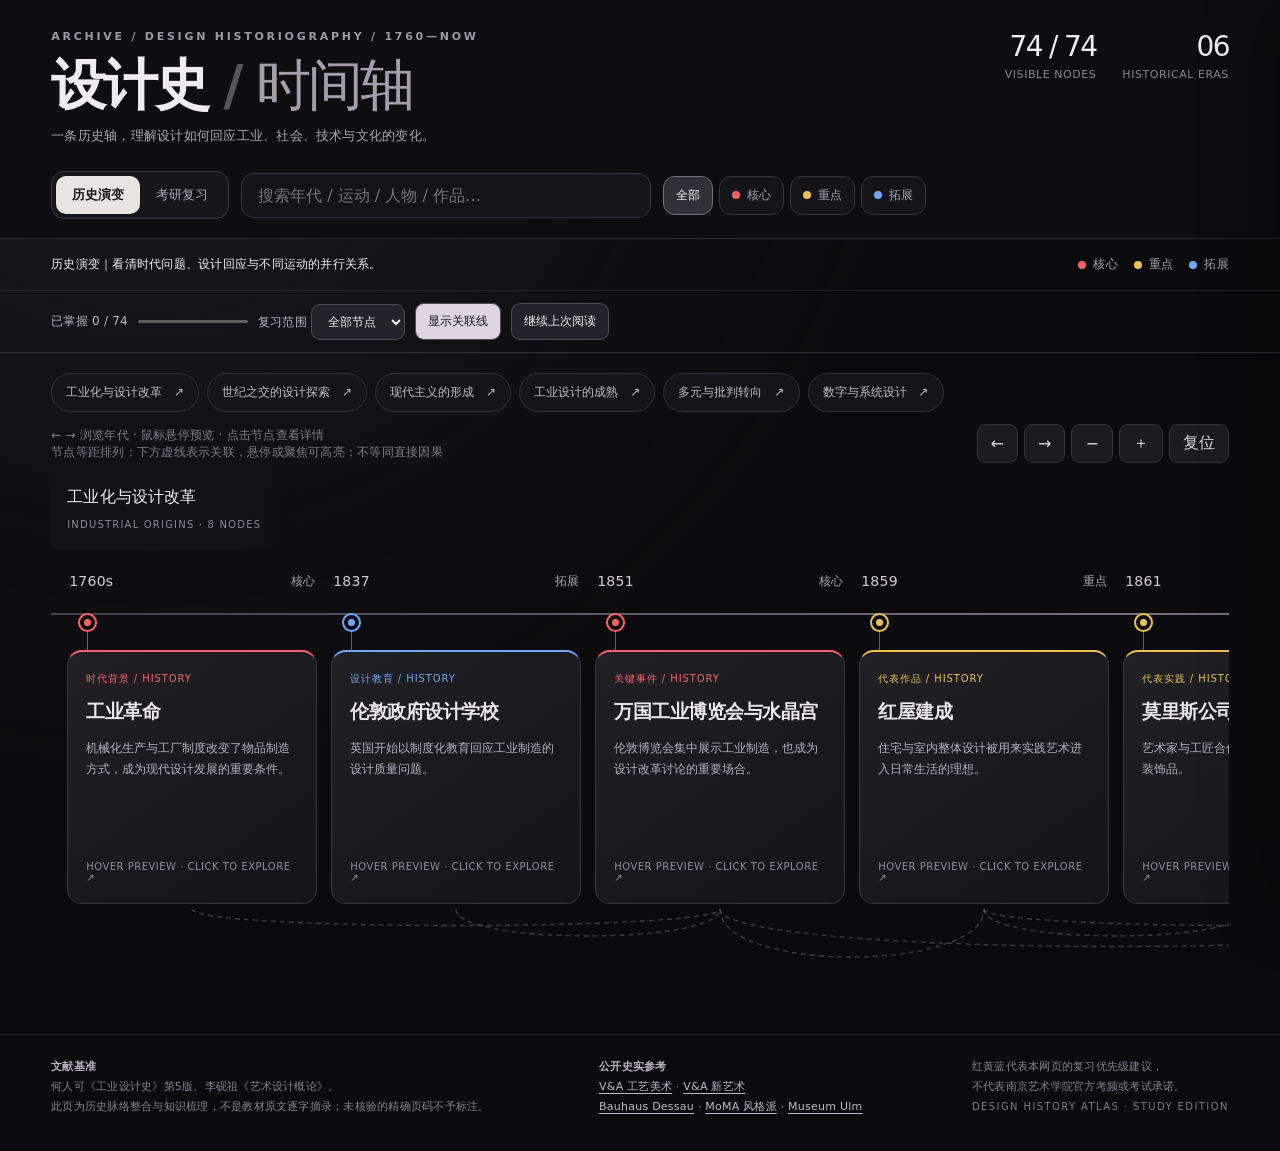
<file: index.html>
<!doctype html>
<html lang="zh-CN">
<head>
  <meta charset="utf-8">
  <meta name="viewport" content="width=device-width,initial-scale=1">
  <meta http-equiv="refresh" content="0;url=pages/design-history-timeline-app.html">
  <title>设计史演变时间轴 · DESIGN HISTORY ATLAS</title>
  <style>body{font-family:system-ui,"Microsoft YaHei",sans-serif;background:#0b0b0d;color:#ece8ef;min-height:100vh;display:grid;place-items:center;margin:0;text-align:center}a{color:#edc252}p{color:#aaa}</style>
</head>
<body>
 <main><h1>设计史演变时间轴</h1><p>正在打开完整交互版本。</p><a href="pages/design-history-timeline-app.html">进入交互式时间轴 →</a></main>
 <script>location.replace("pages/design-history-timeline-app.html"+location.search+location.hash);</script>
</body>
</html>
</file>
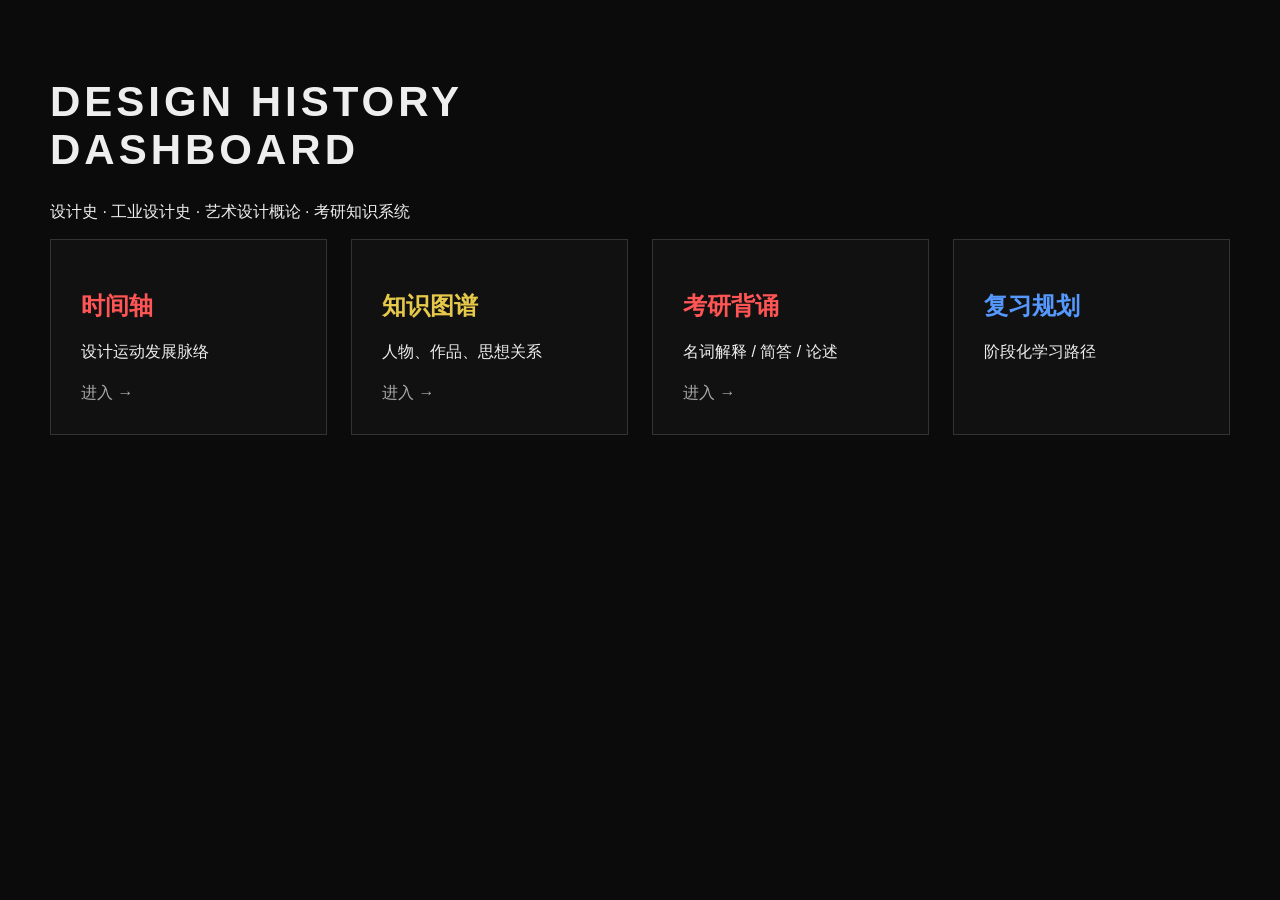
<file: dashboard.html>
<!DOCTYPE html>
<html lang="zh-CN">
<head>
<meta charset="UTF-8">
<title>Design History Dashboard</title>
<style>
body{margin:0;background:#0b0b0b;color:#eee;font-family:Arial,'Microsoft YaHei',sans-serif}
.container{padding:50px;max-width:1200px;margin:auto}
h1{font-size:42px;letter-spacing:4px}.grid{display:grid;grid-template-columns:repeat(auto-fit,minmax(220px,1fr));gap:24px}.card{border:1px solid #333;padding:30px;background:#111;transition:.3s}.card:hover{transform:translateY(-8px);border-color:#888}.red{color:#ff5555}.yellow{color:#e6c84a}.blue{color:#5599ff}.link{margin-top:20px;display:block;color:#aaa;text-decoration:none}
</style>
</head>
<body>
<div class="container">
<h1>DESIGN HISTORY<br>DASHBOARD</h1>
<p>设计史 · 工业设计史 · 艺术设计概论 · 考研知识系统</p>
<div class="grid">
<div class="card"><h2 class="red">时间轴</h2><p>设计运动发展脉络</p><a class="link" href="index.html">进入 →</a></div>
<div class="card"><h2 class="yellow">知识图谱</h2><p>人物、作品、思想关系</p><a class="link" href="knowledge-graph.html">进入 →</a></div>
<div class="card"><h2 class="red">考研背诵</h2><p>名词解释 / 简答 / 论述</p><a class="link" href="study-mode.html">进入 →</a></div>
<div class="card"><h2 class="blue">复习规划</h2><p>阶段化学习路径</p></div>
</div>
</div>
</body>
</html>
</file>
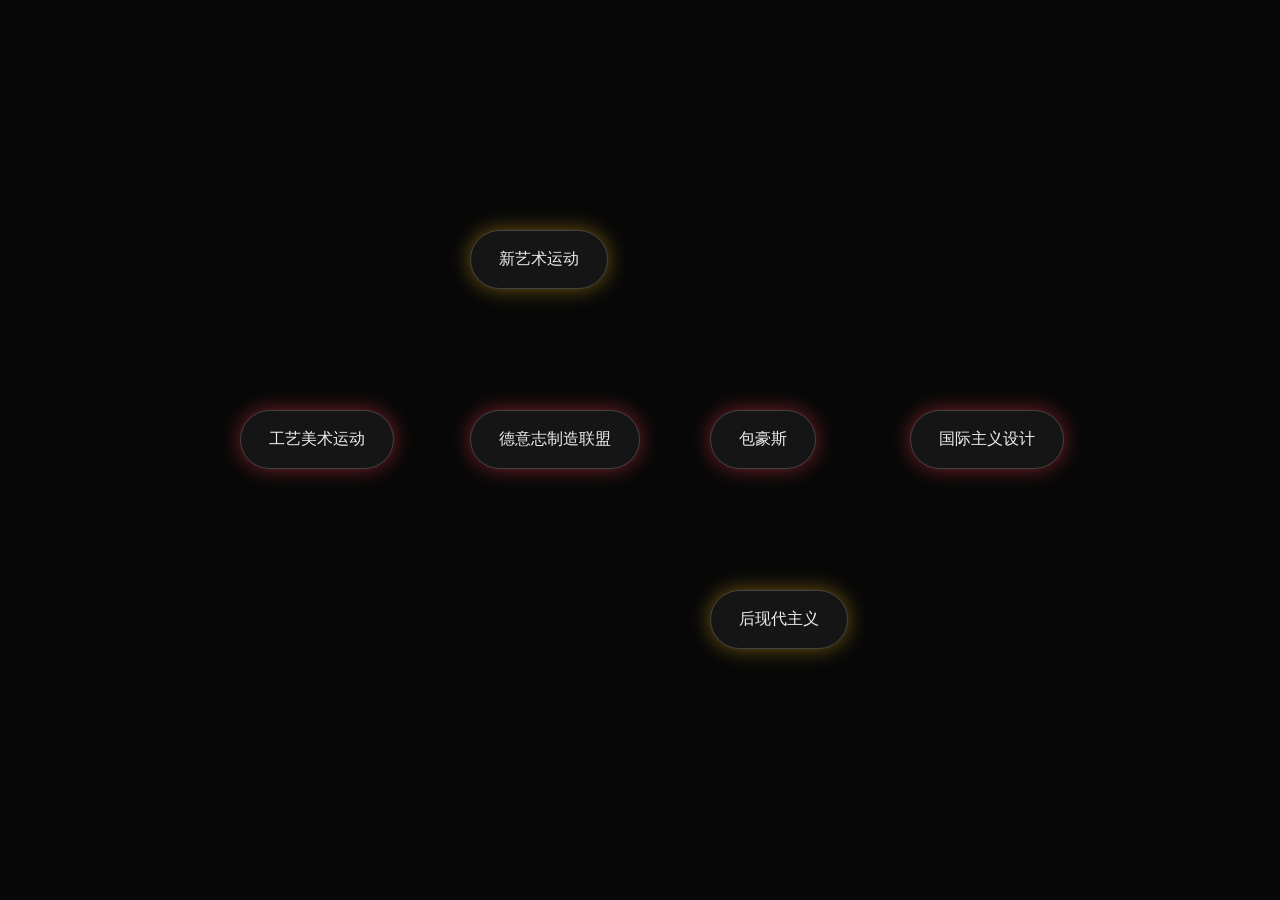
<file: knowledge-graph.html>
<!DOCTYPE html>
<html lang="zh-CN">
<head>
<meta charset="UTF-8">
<meta name="viewport" content="width=device-width,initial-scale=1.0">
<title>Design History Knowledge Graph</title>
<style>
body{margin:0;background:#080808;color:#eee;font-family:Arial,"Microsoft YaHei",sans-serif;display:flex;justify-content:center;align-items:center;height:100vh}
.graph{position:relative;width:900px;height:600px}
.node{position:absolute;padding:18px 28px;border-radius:50px;background:#151515;border:1px solid #444;cursor:pointer;transition:.3s}
.node:hover{transform:scale(1.08);border-color:#fff}
.red{box-shadow:0 0 20px rgba(230,57,70,.5)}
.yellow{box-shadow:0 0 20px rgba(212,160,23,.5)}
.blue{box-shadow:0 0 20px rgba(37,99,235,.5)}
.line{position:absolute;height:1px;background:#555;transform-origin:left center}
</style>
</head>
<body>
<div class="graph">
<div class="node red" style="left:50px;top:260px">工艺美术运动</div>
<div class="node red" style="left:280px;top:260px">德意志制造联盟</div>
<div class="node red" style="left:520px;top:260px">包豪斯</div>
<div class="node red" style="left:720px;top:260px">国际主义设计</div>
<div class="node yellow" style="left:280px;top:80px">新艺术运动</div>
<div class="node yellow" style="left:520px;top:440px">后现代主义</div>
</div>
</body>
</html>
</file>
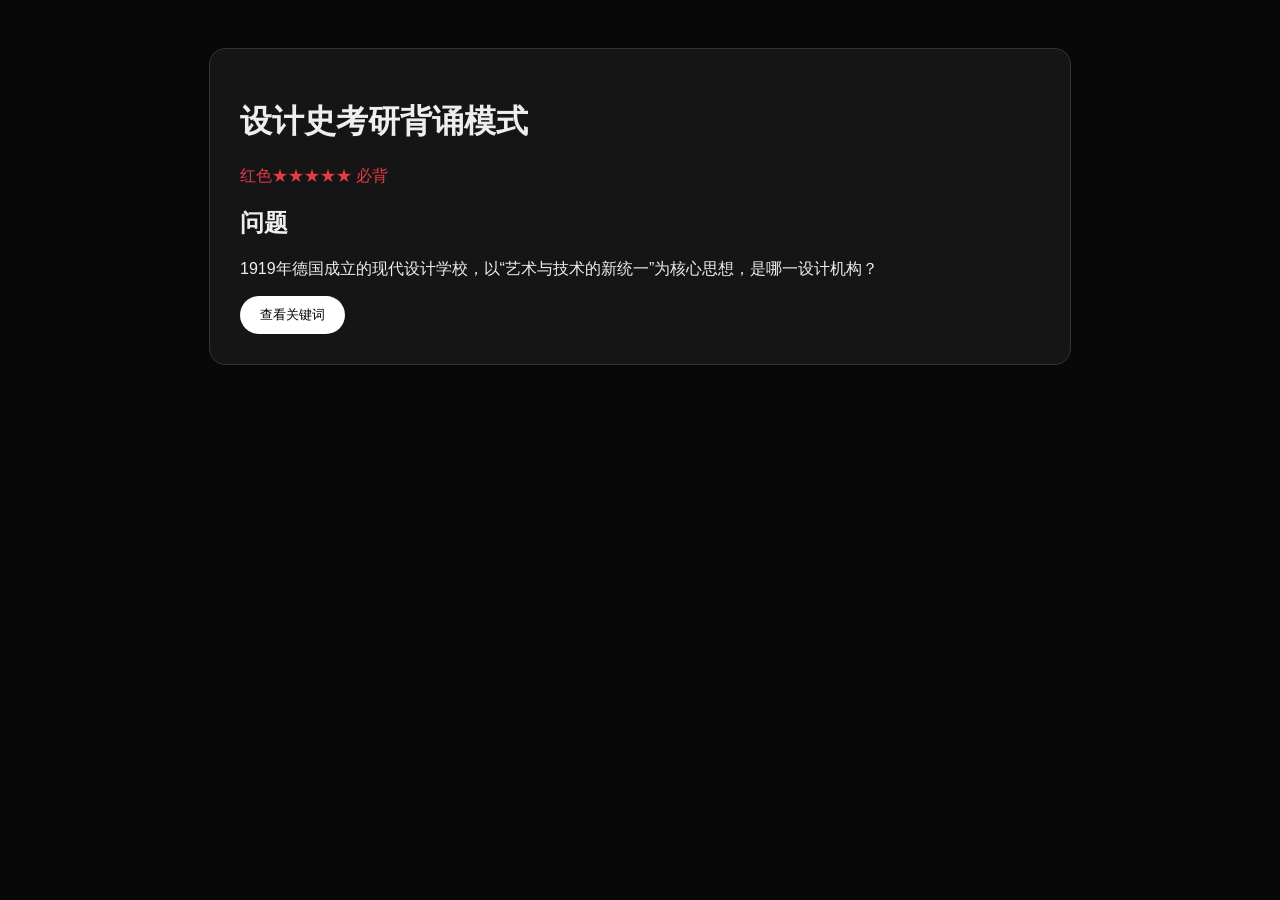
<file: study-mode.html>
<!DOCTYPE html>
<html lang="zh-CN">
<head>
<meta charset="UTF-8">
<title>Design History Study Mode</title>
<style>
body{background:#080808;color:#eee;font-family:Arial,"Microsoft YaHei",sans-serif;padding:40px}
.card{max-width:800px;margin:auto;background:#151515;border:1px solid #333;padding:30px;border-radius:16px}
.tag{color:#e63946}.answer{margin-top:20px;padding:20px;background:#222;border-radius:12px}
button{background:#fff;border:0;padding:10px 20px;border-radius:20px;cursor:pointer}
</style>
</head>
<body>
<div class="card">
<h1>设计史考研背诵模式</h1>
<p class="tag">红色★★★★★ 必背</p>
<h2>问题</h2>
<p>1919年德国成立的现代设计学校，以“艺术与技术的新统一”为核心思想，是哪一设计机构？</p>
<button onclick="show()">查看关键词</button>
<div id="a" class="answer" style="display:none">包豪斯 Bauhaus<br>关键词：1919、格罗皮乌斯、现代设计教育体系</div>
</div>
<script>function show(){document.getElementById('a').style.display='block'}</script>
</body>
</html>
</file>
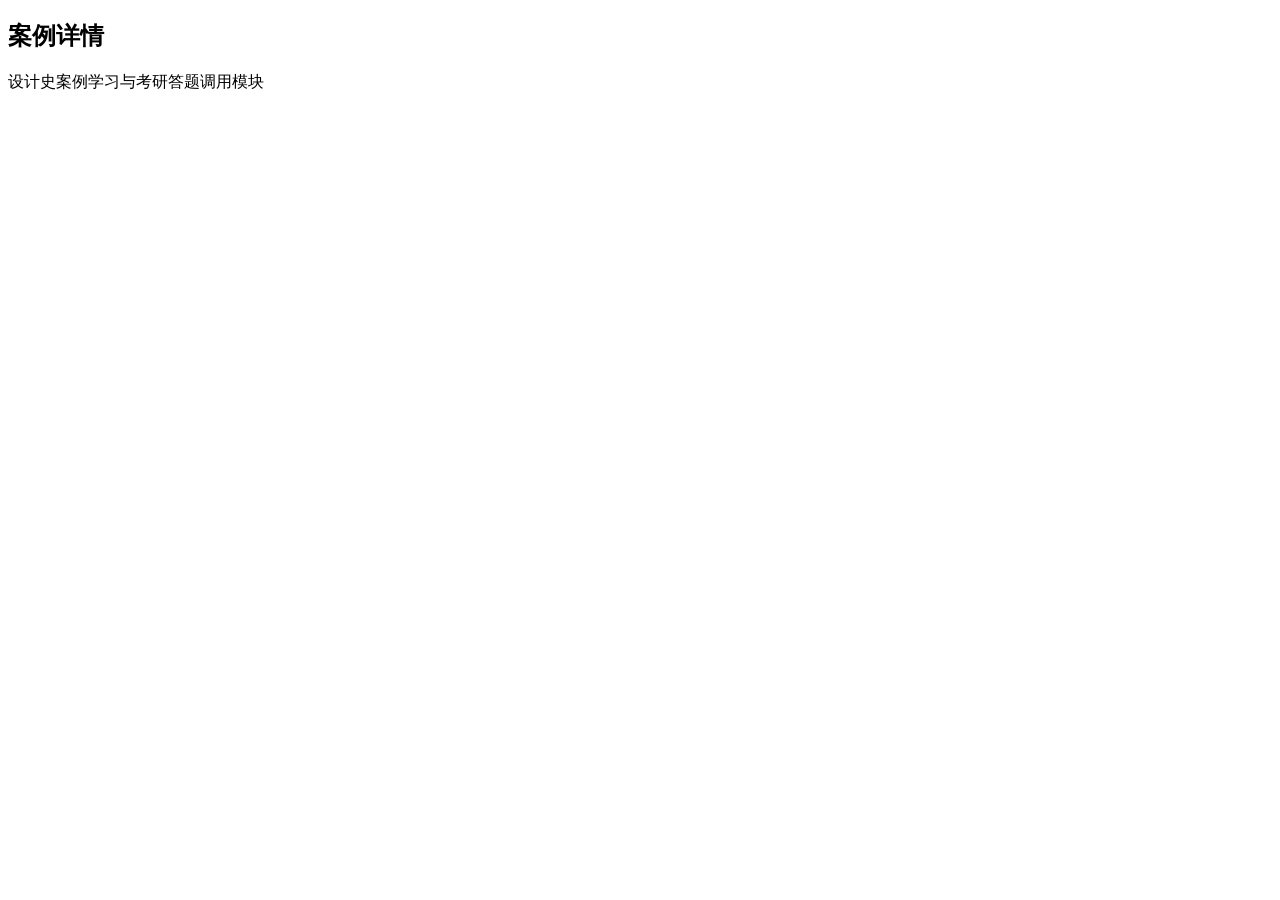
<file: pages/case-detail.html>
<!DOCTYPE html>
<html lang="zh-CN">
<head>
<meta charset="UTF-8">
<title>Design History Case Detail</title>
</head>
<body>
<div id="case-detail-root">
  <section class="case-header">
    <h1>案例详情</h1>
    <p>设计史案例学习与考研答题调用模块</p>
  </section>
  <section id="case-overview"></section>
  <section id="case-background"></section>
  <section id="case-concept"></section>
  <section id="case-exam"></section>
</div>
<script src="../js/case-detail-render.js"></script>
</body>
</html>
</file>
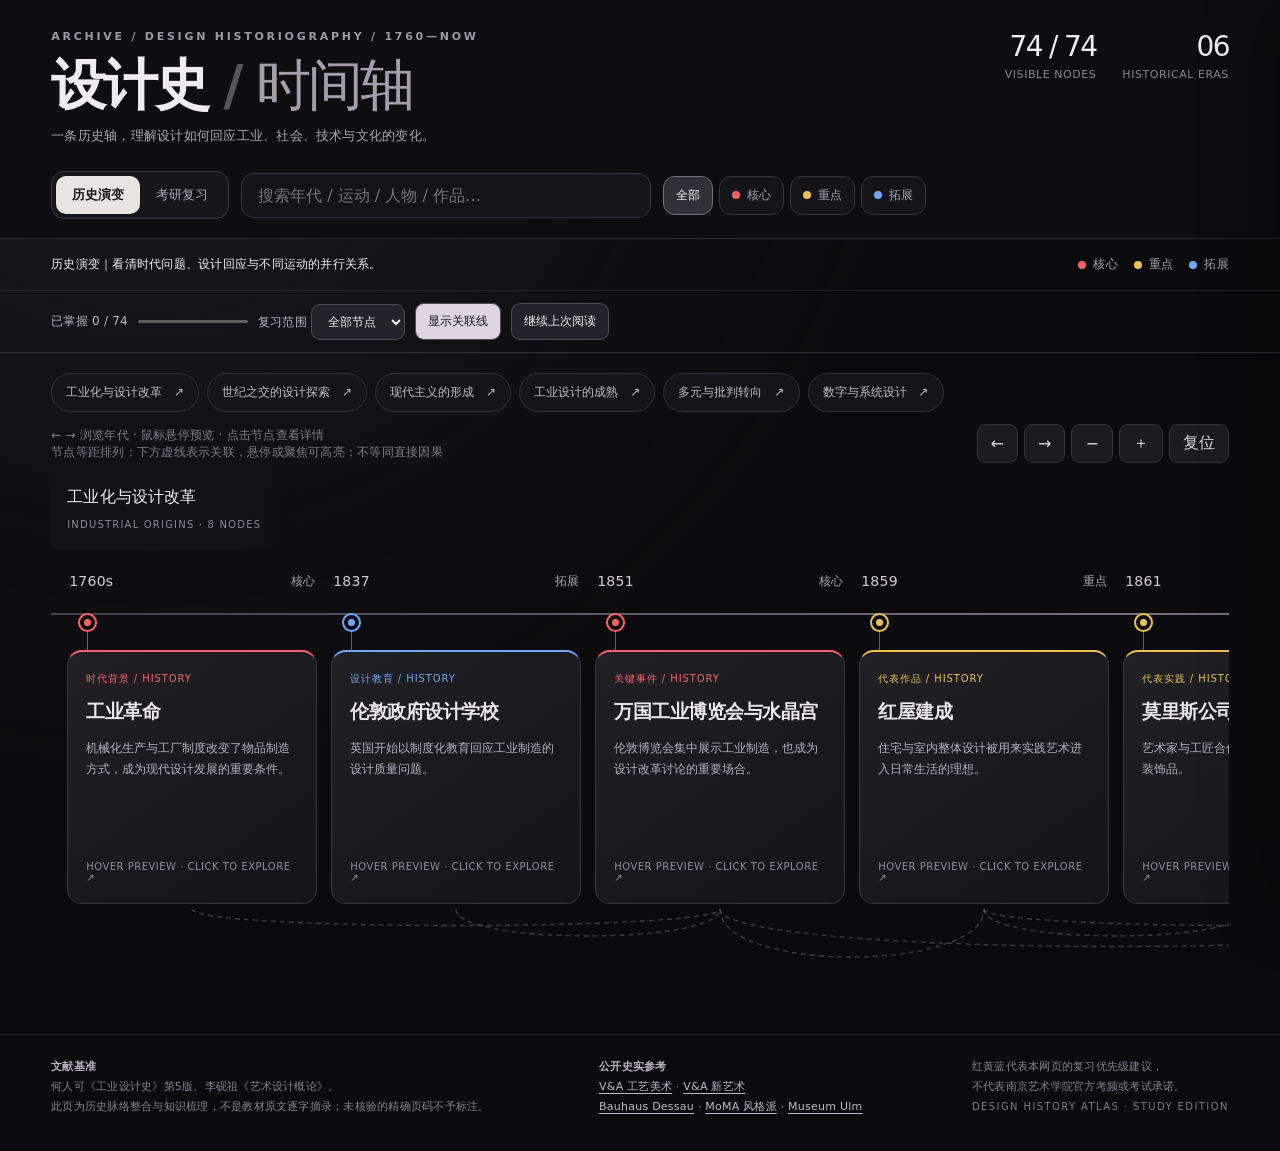
<file: pages/design-history-timeline-app.html>
<!DOCTYPE html><html lang="zh-CN"><head><meta charset="utf-8"><meta name="viewport" content="width=device-width,initial-scale=1"><meta name="description" content="工业革命至当代的交互式设计史时间轴，历史演变与考研复习双模式。"><title>设计史时间轴 · DESIGN HISTORY ATLAS</title><style>
:root{color-scheme:dark;--bg:#0b0b0d;--card:#19191d;--line:#44444a;--text:#efedf0;--muted:#a2a0a8;--red:#fa626a;--yellow:#edc252;--blue:#71a6fa;--step:250px}
*{box-sizing:border-box}html{scroll-behavior:smooth}body{margin:0;background:var(--bg);color:var(--text);font-family:Inter,"Noto Sans SC","Microsoft Yahei",system-ui,sans-serif;letter-spacing:.015em}
button,input{font:inherit}button{cursor:pointer}.page{min-height:100vh;overflow:hidden;background:radial-gradient(ellipse at 12% 0%,#19191f 0%,transparent 48%),var(--bg)}
header{padding:30px clamp(18px,4vw,64px) 19px;border-bottom:1px solid #2b2b31;background:#0d0d10d9;position:relative}
.eyebrow{font-size:11px;letter-spacing:.25em;color:#9d9aa4;font-weight:700}.top{display:flex;align-items:flex-start;justify-content:space-between;gap:24px}.brand h1{font-size:clamp(28px,4.3vw,56px);font-weight:650;letter-spacing:-.055em;margin:12px 0 8px;line-height:1.12}.brand h1 em{font-weight:300;font-style:normal;color:#a39eaa}.brand p{margin:0;line-height:1.65;color:#aaa6af;font-size:13px}.summary{display:flex;gap:26px;text-align:right}.summary b{display:block;font-size:28px;font-weight:450;letter-spacing:-.06em}.summary span{font-size:11px;color:#888591;letter-spacing:.05em}
.controls{display:flex;align-items:center;gap:12px;flex-wrap:wrap;margin-top:25px}.modes{display:flex;border:1px solid #3a3941;border-radius:13px;padding:4px;background:#16161a}.modes button{background:transparent;border:0;color:#aaa6b0;border-radius:10px;padding:10px 16px;font-size:13px}.modes button.active{background:#e8e4e2;color:#17151a;font-weight:650}
.search{min-width:190px;flex:1;max-width:410px;position:relative}.search input{border:1px solid #37353d;border-radius:13px;background:#141418;color:#eee;padding:12px 16px;width:100%;outline:0}.search input:focus{border-color:#9992a2}.levels{display:flex;gap:6px;flex-wrap:wrap}.levels button{border:1px solid #37353d;background:#141418;color:#aaa6b0;border-radius:12px;padding:10px 12px;font-size:12px}.levels button.active{background:#303036;border-color:#77717d;color:#fff}.levels i{display:inline-block;width:8px;height:8px;border-radius:50%;margin-right:7px}.red{--accent:var(--red)}.yellow{--accent:var(--yellow)}.blue{--accent:var(--blue)}
.levels i.red{background:var(--red)}.levels i.yellow{background:var(--yellow)}.levels i.blue{background:var(--blue)}
.guide{display:flex;align-items:center;justify-content:space-between;gap:20px;padding:17px clamp(18px,4vw,64px);border-bottom:1px solid #26262b;color:#a6a3ad;font-size:12px}.guide strong{color:#f5f0f5;font-weight:500}.guide .indicators{display:flex;align-items:center;gap:16px}.indicator{display:flex;align-items:center;gap:7px}.indicator::before{content:"";width:8px;height:8px;border-radius:50%;background:var(--accent)}.guide .indicators .red{--accent:var(--red)}.guide .indicators .yellow{--accent:var(--yellow)}.guide .indicators .blue{--accent:var(--blue)}
.eraNav{display:flex;gap:8px;overflow:auto;padding:20px clamp(18px,4vw,64px) 12px;scrollbar-width:thin}.eraNav button{flex-shrink:0;border:1px solid #35333a;background:#141418;color:#c1bdc6;border-radius:100px;padding:10px 14px;font-size:12px;white-space:nowrap}.eraNav button:hover,.eraNav button:focus-visible{border-color:#b9b4bb;color:#fff}
.workspace{margin:0 clamp(18px,4vw,64px);position:relative}.railTools{display:flex;justify-content:space-between;align-items:center;gap:12px;margin-bottom:10px}.railTools .hint{font-size:12px;color:#807e87}.railButtons{display:flex;gap:6px}.railButtons button{color:#ddd;background:#1b1b20;border:1px solid #36343b;padding:8px 13px;border-radius:9px}
.viewport{overflow-x:auto;overflow-y:hidden;min-height:492px;scrollbar-width:thin;scrollbar-color:#57515d #19191c;padding-bottom:18px;overscroll-behavior-inline:contain}.track{display:flex;align-items:stretch;width:max-content;min-height:450px}.era{padding:0 16px 0 0;border-left:1px solid #353138}.era:first-child{border-left:0}.eraTitle{position:sticky;left:0;z-index:1;background:linear-gradient(90deg,#121216 80%,#12121600);padding:14px 16px 17px;width:max-content;min-width:240px;max-width:80vw;white-space:nowrap}.eraTitle b{display:block;font-size:16px;font-weight:540;margin-bottom:5px;letter-spacing:.01em}.eraTitle small{font-size:10px;color:#8e8995;letter-spacing:.12em}.events{position:relative;display:flex;gap:14px;padding:10px 24px 24px 16px}.events:before{content:"";position:absolute;left:0;right:0;top:64px;height:2px;background:linear-gradient(90deg,#424048,#77717c,#424048)}
.event{width:var(--step);flex:none;position:relative;outline:0}.event .head{height:62px;display:flex;align-items:center;justify-content:space-between;padding:3px 2px 21px;color:#aaa6ad;font-size:12px}.event .year{font-variant-numeric:tabular-nums;color:#d3ced6;font-size:14px}.event .pin{position:absolute;top:56px;left:13px;width:15px;height:15px;border:4px solid var(--bg);border-radius:100%;background:var(--accent);box-shadow:0 0 0 2px var(--accent);z-index:2}.event .stem{position:absolute;left:20px;top:72px;height:21px;width:1px;background:#64616a}.eventCard{margin-top:29px;text-align:left;width:100%;height:254px;display:flex;flex-direction:column;gap:13px;background:linear-gradient(145deg,#202025,#141418);border:1px solid #38353e;border-top:2px solid var(--accent);border-radius:15px;padding:20px 18px;transition:transform .2s ease,border-color .2s,box-shadow .2s;position:relative;color:#eae7eb}
.eventCard:hover,.eventCard:focus-visible{transform:translateY(-8px);border-color:var(--accent);box-shadow:0 19px 32px #0007}.eventCard[aria-expanded=true]{border-color:var(--accent);background:#232229}.eventCard .category{font-size:10px;color:var(--accent);letter-spacing:.09em}.eventCard .name{font-size:19px;font-weight:600;letter-spacing:-.025em;line-height:1.35}.eventCard .desc{font-size:12px;color:#b6b2be;line-height:1.75;overflow:hidden;display:-webkit-box;-webkit-line-clamp:4;-webkit-box-orient:vertical}.eventCard .more{margin-top:auto;color:#928e9a;font-size:10px;letter-spacing:.05em}
.empty{padding:100px 10px;color:#aaa;min-width:70vw}.foot{padding:22px clamp(18px,4vw,64px) 35px;border-top:1px solid #2b2b30;display:flex;flex-wrap:wrap;gap:25px;justify-content:space-between;color:#85818d;font-size:11px;line-height:1.8}.foot a{color:#bcb9c7;text-underline-offset:3px}
.peek{position:fixed;pointer-events:none;z-index:90;width:290px;max-width:calc(100vw - 28px);background:#f0ece9;color:#16151a;border-radius:13px;padding:16px 17px;box-shadow:0 18px 50px #000c;opacity:0;transform:translateY(5px);transition:opacity .13s,transform .13s}.peek.show{opacity:1;transform:none}.peek b{font-size:14px}.peek p{font-size:12px;line-height:1.6;color:#55515a;margin:7px 0}.peek small{font-size:11px;color:#807b86}
.shade{position:fixed;inset:0;background:#0009;z-index:100;opacity:0;pointer-events:none;transition:opacity .23s}.shade.open{opacity:1;pointer-events:auto}
.drawer{position:fixed;right:0;top:0;bottom:0;width:min(540px,100vw);z-index:101;background:#17171c;border-left:1px solid #4b4750;transform:translateX(105%);transition:transform .27s;overflow:auto;padding:28px clamp(22px,3vw,38px) 45px;box-shadow:-30px 0 70px #0005}.drawer.open{transform:none}
.drawerHead{display:flex;align-items:center;justify-content:space-between}.drawerHead .mini{font-size:10px;letter-spacing:.13em;color:#aaa}.close{border:1px solid #514b56;border-radius:9px;background:#24232a;color:#fff;padding:7px 12px}
.drawerYear{font-size:16px;color:var(--accent);margin:35px 0 9px}.drawer h2{font-size:34px;line-height:1.25;letter-spacing:-.04em;margin:0 0 19px}.drawerLead{font-size:14px;line-height:1.9;color:#bdb8c3;margin-bottom:24px}.fact{border-top:1px solid #36343d;padding:17px 0}.fact h3{font-size:11px;letter-spacing:.11em;font-weight:500;color:#85818d;margin:0 0 8px}.fact p{font-size:14px;line-height:1.8;margin:0;color:#ded9e1}.relation{display:flex;flex-wrap:wrap;gap:7px}.relation button{border:1px solid #57505d;border-radius:7px;padding:8px 9px;background:#25232b;color:#e4dee8;font-size:12px;text-align:left}.relation button:hover{border-color:#fff}.examTag{display:inline-block;padding:7px 10px;background:#302b35;border:1px solid #4d4653;border-radius:7px;font-size:12px;margin:0 6px 6px 0;color:#ddd4e0}
.disclaimer{font-size:11px;color:#a39ca9;line-height:1.8;border-top:1px solid #36343d;margin-top:18px;padding-top:15px}.credit{letter-spacing:.14em;font-size:10px;color:#7d7883}
@media(max-width:780px){header{padding-top:23px}.summary{display:none}.controls{align-items:stretch}.modes{width:100%}.modes button{flex:1}.search{max-width:unset;width:100%;flex-basis:100%}.guide{align-items:flex-start;flex-direction:column}.railTools .hint{max-width:190px;line-height:1.5}.eventCard{height:245px}.viewport{min-height:471px}.eraNav{padding-top:15px}.foot{flex-direction:column;gap:8px}.drawer{padding-top:19px}.drawer h2{font-size:29px}}
@media(prefers-reduced-motion:reduce){*,*::before,*::after{scroll-behavior:auto!important;transition-duration:.01ms!important;animation-duration:.01ms!important}}

.studybar{display:flex;gap:10px;align-items:center;flex-wrap:wrap;padding:12px clamp(18px,4vw,64px);border-bottom:1px solid #303039;font-size:12px;color:#bab5c2}.studybar button,.studybar select,.studyActions button{background:#24232a;border:1px solid #514b56;border-radius:9px;padding:9px 12px;color:#eee;font:inherit}.studybar progress{width:110px;height:5px;accent-color:#b7d6be}.studybar button[aria-pressed=true]{background:#ddd5e1;color:#16151a}.studyActions{display:flex;gap:8px;flex-wrap:wrap;margin:20px 0}.studyActions button[aria-pressed=true]{background:#cee6d4;color:#183322}.event.done .name:after{content:' ✓';color:#b7d6be}.track{position:relative;padding-bottom:88px}.linksLayer{position:absolute;inset:0;pointer-events:none;overflow:visible}.linksLayer path{fill:none;stroke:#777083;stroke-width:1.3;stroke-dasharray:5 4;opacity:.5}.linksLayer path.focused{stroke:#eee5fd;stroke-width:2.5;opacity:1;stroke-dasharray:none}.linksLayer text{fill:#b5a9c4;font-size:11px}.eventCard{z-index:2}.railButtons{flex-wrap:wrap;justify-content:flex-end}.statusMessage{color:#e2cd9d}.viewport{min-height:550px}button:focus-visible,select:focus-visible{outline:2px solid #e6d6fb;outline-offset:4px}
</style></head><body>
<div class="page"><header><div class="top"><div class="brand"><div class="eyebrow">ARCHIVE  /  DESIGN HISTORIOGRAPHY  /  1760—NOW</div><h1>设计史<span style="opacity:.32"> / </span><em>时间轴</em></h1><p>一条历史轴，理解设计如何回应工业、社会、技术与文化的变化。</p></div><div class="summary"><div><b id="count">74 / 74</b><span>VISIBLE NODES</span></div><div><b>06</b><span>HISTORICAL ERAS</span></div></div></div>
<div class="controls"><div class="modes" role="group" aria-label="浏览模式"><button class="active" data-mode="history" aria-pressed="true">历史演变</button><button data-mode="exam" aria-pressed="false">考研复习</button></div><div class="search"><input type="search" id="search" placeholder="搜索年代 / 运动 / 人物 / 作品…" aria-label="搜索知识点"></div><div class="levels" role="group" aria-label="复习优先级筛选"><button class="active" data-filter="all" aria-pressed="true">全部</button><button data-filter="red" aria-pressed="false"><i class="red"></i>核心</button><button data-filter="yellow" aria-pressed="false"><i class="yellow"></i>重点</button><button data-filter="blue" aria-pressed="false"><i class="blue"></i>拓展</button></div></div></header>
<div class="guide"><strong id="modeExplain">历史演变｜看清时代问题、设计回应与不同运动的并行关系。</strong><div class="indicators"><span class="indicator red">核心</span><span class="indicator yellow">重点</span><span class="indicator blue">拓展</span></div></div>
<div class="studybar"><span id="progressText" aria-live="polite"></span><progress id="progress" max="74" value="0" aria-label="已掌握节点比例"></progress><label>复习范围 <select id="studyFilter"><option value="all">全部节点</option><option value="pending">尚未掌握</option><option value="done">已掌握</option></select></label><button id="toggleLinks" aria-pressed="true">显示关联线</button><button id="resume">继续上次阅读</button><span id="statusMessage" class="statusMessage" role="status"></span></div><nav class="eraNav" aria-label="年代快速跳转"><button type="button" data-era="industrial">工业化与设计改革　↗</button><button type="button" data-era="reform">世纪之交的设计探索　↗</button><button type="button" data-era="modern">现代主义的形成　↗</button><button type="button" data-era="postwar">工业设计的成熟　↗</button><button type="button" data-era="plural">多元与批判转向　↗</button><button type="button" data-era="digital">数字与系统设计　↗</button></nav>
<div class="workspace"><div class="railTools"><span class="hint">← → 浏览年代 · 鼠标悬停预览 · 点击节点查看详情<br>节点等距排列；下方虚线表示关联，悬停或聚焦可高亮；不等同直接因果</span><div class="railButtons"><button id="prev" aria-label="向前浏览">←</button><button id="next" aria-label="向后浏览">→</button><button id="zoomOut" aria-label="缩小">−</button><button id="zoomIn" aria-label="放大">＋</button><button id="reset">复位</button></div></div><div class="viewport" id="viewport" tabindex="0" aria-label="设计史横向时间轴"><main class="track" id="track"></main></div></div>
<footer class="foot"><div><b style="color:#bcb7c2">文献基准</b><br>何人可《工业设计史》第5版、李砚祖《艺术设计概论》。<br>此页为历史脉络整合与知识梳理，不是教材原文逐字摘录；未核验的精确页码不予标注。</div><div><b style="color:#bcb7c2">公开史实参考</b><br><a href="https://www.vam.ac.uk/articles/arts-and-crafts-an-introduction" target="_blank" rel="noopener">V&amp;A 工艺美术</a> · <a href="https://www.vam.ac.uk/articles/art-nouveau-an-international-style" target="_blank" rel="noopener">V&amp;A 新艺术</a><br><a href="https://bauhaus-dessau.de/en/institution/chronology/" target="_blank" rel="noopener">Bauhaus Dessau</a> · <a href="https://www.moma.org/collection/terms/de-stijl" target="_blank" rel="noopener">MoMA 风格派</a> · <a href="https://museumulm.de/en/collections/hfg-ulm/" target="_blank" rel="noopener">Museum Ulm</a></div><div>红黄蓝代表本网页的复习优先级建议，<br>不代表南京艺术学院官方考频或考试承诺。<br><span class="credit">DESIGN HISTORY ATLAS · STUDY EDITION</span></div></footer></div>
<div class="peek" id="peek" aria-hidden="true"></div><div class="shade" id="shade"></div><aside id="drawer" class="drawer" role="dialog" aria-modal="true" aria-hidden="true" aria-label="设计史节点详情"><div class="drawerHead"><span class="mini">DESIGN HISTORY / KNOWLEDGE FILE</span><button class="close" id="close" aria-label="关闭详情">关闭 ×</button></div><p class="drawerYear" id="drawerYear"></p><h2 id="drawerTitle"></h2><p class="drawerLead" id="drawerLead"></p><div id="drawerDetails"></div><p class="disclaimer">知识解释为对设计史公开史实和教材相关知识的学习性归纳，非教材原话。并行运动之间的关联不应全部理解为直接因果。</p></aside>
<script>const data=[{"year":"1760s","tier":"red","category":"时代背景","title":"工业革命","summary":"机械化生产与工厂制度改变了物品制造方式，成为现代设计发展的重要条件。","why":"生产规模扩大，传统手工艺组织方式难以应对新市场。","idea":"设计逐渐要面对批量生产、功能与品质的协调。","people":"詹姆斯·瓦特等工业技术革新者","works":"蒸汽动力与机械生产","legacy":"为19世纪设计改革与工业设计专业化奠定条件。","related":["万国工业博览会与水晶宫"],"id":"n0","sort":1760},{"year":"1837","tier":"blue","category":"设计教育","title":"伦敦政府设计学校","summary":"英国开始以制度化教育回应工业制造的设计质量问题。","why":"工业制品品质与装饰趣味引起社会关注。","idea":"从教育层面改善制造品的图案与造型。","people":"亨利·科尔（后续设计改革的重要推动者）","works":"英国早期设计教育实践","legacy":"连接工业教育、展览和设计改革。","related":["万国工业博览会与水晶宫"],"id":"n1","sort":1837},{"year":"1851","tier":"red","category":"关键事件","title":"万国工业博览会与水晶宫","summary":"伦敦博览会集中展示工业制造，也成为设计改革讨论的重要场合。","why":"机械技术进步和产品造型品质之间出现落差。","idea":"铁与玻璃的预制化建筑展示了新材料、新结构可能。","people":"约瑟夫·帕克斯顿","works":"水晶宫（Crystal Palace）","legacy":"推动英国设计改革与工艺价值之争。","related":["工艺美术运动","红屋建成"],"id":"n2","sort":1851},{"year":"1859","tier":"yellow","category":"代表作品","title":"红屋建成","summary":"住宅与室内整体设计被用来实践艺术进入日常生活的理想。","why":"对维多利亚时代流行的仿古装饰和工业品质感到不满。","idea":"建筑、家具和室内陈设共同构成生活空间。","people":"菲利普·韦布、威廉·莫里斯","works":"红屋（Red House）","legacy":"成为理解英国工艺美术思想的典型案例。","related":["工艺美术运动","莫里斯公司成立"],"id":"n3","sort":1859},{"year":"1861","tier":"yellow","category":"代表实践","title":"莫里斯公司成立","summary":"艺术家与工匠合作制作家具、纺织品及装饰品。","why":"希望将手工品质和艺术设计带回日常用品。","idea":"强调材料、工艺与整体环境的统一。","people":"威廉·莫里斯及合作伙伴","works":"莫里斯公司纺织品与壁纸","legacy":"推动手工艺的社会价值与设计改革。","related":["工艺美术运动","红屋建成"],"id":"n4","sort":1861},{"year":"1880s","tier":"red","category":"设计运动","title":"工艺美术运动","summary":"英国设计改革由思想主张发展为广泛的工艺与生活方式运动。","why":"批评机械化生产中的粗制滥造及劳动异化。","idea":"强调诚实材料、手工艺品质以及艺术与生活的联系。","people":"约翰·拉斯金、威廉·莫里斯、沃尔特·克兰","works":"红屋、莫里斯壁纸与家具","legacy":"影响欧洲大陆新艺术运动及后来的现代设计改革。","related":["新艺术运动","莫里斯公司成立"],"id":"n5","sort":1880},{"year":"1884","tier":"blue","category":"组织实践","title":"艺术工作者行会","summary":"英国工艺美术相关群体开始更系统地组织交流。","why":"工艺者在艺术等级体系中的地位偏低。","idea":"强调建筑师、艺术家和工艺者的合作。","people":"英国艺术工作者行会成员","works":"Art Workers' Guild","legacy":"为工艺美术运动的组织化提供推动。","related":["工艺美术运动"],"id":"n6","sort":1884},{"year":"1887","tier":"yellow","category":"组织实践","title":"工艺美术展览协会成立","summary":"“Arts and Crafts”作为运动名称获得组织化传播的基础。","why":"装饰艺术长期缺乏平等展示平台。","idea":"通过展览为工艺制品建立公共评价空间。","people":"沃尔特·克兰等","works":"Arts and Crafts Exhibition Society","legacy":"1888年首届展览推动运动传播。","related":["工艺美术运动"],"id":"n7","sort":1887},{"year":"1890s","tier":"red","category":"设计运动","title":"新艺术运动","summary":"欧洲多国出现寻求摆脱历史复古样式的设计革新。","why":"历史主义与折衷式装饰难以表达新时代。","idea":"强调自然形态、曲线或几何语言以及整体艺术环境。","people":"维克多·霍尔塔、吉马尔、穆夏、麦金托什","works":"塔塞尔公馆、巴黎地铁入口","legacy":"在工艺美术与现代主义之间形成重要过渡。","related":["工艺美术运动","维也纳分离派"],"id":"n8","sort":1890},{"year":"1893","tier":"yellow","category":"代表作品","title":"塔塞尔公馆","summary":"布鲁塞尔建筑把结构、装饰与连续的线条组织为整体。","why":"需要摆脱传统建筑的复古装饰框架。","idea":"以富有生命感的曲线统合楼梯、铁艺和室内空间。","people":"维克多·霍尔塔","works":"塔塞尔公馆（Hôtel Tassel）","legacy":"成为比利时新艺术建筑的重要案例。","related":["新艺术运动"],"id":"n9","sort":1893},{"year":"1897","tier":"yellow","category":"设计运动","title":"维也纳分离派","summary":"奥地利艺术家与既有艺术体制决裂，追求新的视觉文化。","why":"反对学院派和历史主义的主导地位。","idea":"强调平面化、几何秩序与艺术设计整合。","people":"古斯塔夫·克里姆特、约瑟夫·霍夫曼","works":"维也纳分离派展览馆","legacy":"连接新艺术运动与理性化几何设计。","related":["新艺术运动","维也纳工坊"],"id":"n10","sort":1897},{"year":"1900","tier":"yellow","category":"关键事件","title":"巴黎世界博览会","summary":"世纪之交的展览促进新技术与新设计风格的国际传播。","why":"工业化与城市生活需要具有时代感的视觉形态。","idea":"建筑、交通设施和展品成为城市现代性的展示。","people":"多国建筑师、设计师","works":"1900年巴黎世博会相关展馆与展品","legacy":"强化新艺术语言的国际可见度。","related":["新艺术运动"],"id":"n11","sort":1900},{"year":"1903","tier":"yellow","category":"组织实践","title":"维也纳工坊","summary":"艺术家与工匠建立面向整体生活环境的设计制作组织。","why":"工业制品与传统装饰之间需要新的质量标准。","idea":"重视几何形式、工艺品质与统一的视觉风格。","people":"约瑟夫·霍夫曼、科洛曼·莫泽","works":"维也纳工坊家居与用品","legacy":"为现代商业品牌和产品形象整合提供先例。","related":["维也纳分离派","德意志制造联盟"],"id":"n12","sort":1903},{"year":"1907","tier":"red","category":"设计组织","title":"德意志制造联盟","summary":"德国推动设计与产业合作，讨论标准化和产品品质。","why":"工业竞争要求提升制造品的功能与文化品质。","idea":"强调艺术、工业与商业协作；内部存在标准化与个性表达的争论。","people":"赫尔曼·穆特修斯、彼得·贝伦斯、亨利·凡·德·威尔德","works":"AEG企业形象与产品设计","legacy":"为现代工业设计与包豪斯发展提供重要背景。","related":["AEG涡轮机工厂","包豪斯创立"],"id":"n13","sort":1907},{"year":"1909","tier":"red","category":"代表作品","title":"AEG涡轮机工厂","summary":"工业建筑与企业视觉形象体现设计和现代生产的结合。","why":"大型工业企业需要兼顾技术和统一形象。","idea":"将工业结构、建筑表现与企业设计联系起来。","people":"彼得·贝伦斯","works":"AEG涡轮机工厂","legacy":"成为企业整体设计与工业美学的重要案例。","related":["德意志制造联盟"],"id":"n14","sort":1909},{"year":"1913","tier":"yellow","category":"生产方式","title":"福特移动装配线","summary":"大规模标准化生产改变制造与消费。","why":"提升汽车产量并降低制造成本。","idea":"零件标准化、流程分工与生产组织革新。","people":"亨利·福特及工厂工程团队","works":"福特T型车生产体系","legacy":"为工业设计的大众化、市场化提供条件。","related":["美国工业设计职业化"],"id":"n15","sort":1913},{"year":"1914","tier":"yellow","category":"关键事件","title":"科隆制造联盟展","summary":"德国设计改革内部的理念分歧公开呈现。","why":"标准化生产与艺术创造的自由如何共存。","idea":"现代建筑和工业产品的形态实验。","people":"穆特修斯、凡·德·威尔德、格罗皮乌斯","works":"1914年科隆德意志制造联盟展","legacy":"让现代主义的价值争论更加明确。","related":["德意志制造联盟","包豪斯创立"],"id":"n16","sort":1914},{"year":"1915","tier":"yellow","category":"前卫运动","title":"俄国构成主义的兴起","summary":"俄国前卫艺术逐步转向材料、结构与生产。","why":"艺术与新的社会实践如何发生联系。","idea":"以构成、几何、材料和功能替代再现式装饰。","people":"弗拉基米尔·塔特林、亚历山大·罗琴科","works":"构成主义海报与空间实验","legacy":"影响现代视觉传达、展陈与设计实践。","related":["第三国际纪念塔方案","风格派成立"],"id":"n17","sort":1915},{"year":"1917","tier":"red","category":"前卫运动","title":"风格派成立","summary":"荷兰艺术家与设计师寻找具有普遍性的抽象秩序。","why":"战争年代对和谐、秩序和理性形式的追求。","idea":"水平垂直线、矩形及三原色的构成。","people":"特奥·凡·杜斯堡、蒙德里安、里特维尔德","works":"《风格派》杂志、红蓝椅","legacy":"推动现代家具、建筑与平面构成语言。","related":["红蓝椅","施罗德住宅"],"id":"n18","sort":1917},{"year":"1918","tier":"yellow","category":"代表作品","title":"红蓝椅","summary":"家具被处理成独立的线与色面构成。","why":"寻找超越传统实体家具的抽象形式。","idea":"使用直线、平面与原色建立空间关系。","people":"赫里特·里特维尔德","works":"红蓝椅（Red and Blue Chair；后期形成红蓝配色）","legacy":"体现风格派将抽象艺术转化为日常物品。","related":["风格派成立","施罗德住宅"],"id":"n19","sort":1918},{"year":"1919","tier":"red","category":"设计教育","title":"包豪斯创立","summary":"格罗皮乌斯在魏玛创办新型艺术与设计学校。","why":"传统美术教育与工业化社会需求脱节。","idea":"以基础课程和工作坊联通艺术、工艺、技术；主张艺术与技术的新统一。","people":"瓦尔特·格罗皮乌斯、约翰·伊顿、保罗·克利等","works":"包豪斯课程与作品","legacy":"深刻影响现代设计教育和工业产品观念。","related":["德意志制造联盟","包豪斯迁至德绍"],"id":"n20","sort":1919},{"year":"1920","tier":"yellow","category":"前卫作品","title":"第三国际纪念塔方案","summary":"塔特林提出以动态结构表达新的社会理想。","why":"艺术如何参与社会变革和公共空间。","idea":"螺旋结构、工程材料与宣传功能结合。","people":"弗拉基米尔·塔特林","works":"第三国际纪念塔未建方案","legacy":"成为构成主义建筑与公共装置的标志性案例。","related":["俄国构成主义的兴起"],"id":"n21","sort":1920},{"year":"1923","tier":"yellow","category":"关键转折","title":"艺术与技术的新统一","summary":"包豪斯更明确转向适合工业生产的原型探索。","why":"仅靠手工艺实验难以回应工业社会需要。","idea":"设计教学与批量制造的实践结合。","people":"格罗皮乌斯与包豪斯工作坊","works":"1923年包豪斯展览、实验样品","legacy":"影响德绍时期的产品与建筑实践。","related":["包豪斯创立","包豪斯迁至德绍"],"id":"n22","sort":1923},{"year":"1924","tier":"yellow","category":"代表作品","title":"施罗德住宅","summary":"室内外空间采用可变隔断与几何秩序。","why":"现代住宅需要更自由的生活空间。","idea":"风格派构成与可变空间的结合。","people":"赫里特·里特维尔德、特鲁斯·施罗德","works":"施罗德住宅","legacy":"显示抽象设计原则对建筑与生活空间的塑造。","related":["风格派成立"],"id":"n23","sort":1924},{"year":"1925","tier":"red","category":"设计运动","title":"巴黎装饰艺术博览会","summary":"1925年巴黎展会使装饰艺术风格获得标志性呈现。","why":"现代都市消费文化需要兼具豪华感与时代性的造型。","idea":"几何装饰、精致材料与现代工业美感并置。","people":"法国及国际装饰艺术设计师","works":"1925年国际现代装饰和工业艺术博览会","legacy":"成为Art Deco设计史命名的重要事件。","related":["美国流线型设计","纽约世界博览会"],"id":"n24","sort":1925},{"year":"1925","tier":"red","category":"设计教育","title":"包豪斯迁至德绍","summary":"学校迁入现代工业城市，开始更重视工业化原型。","why":"魏玛政治环境变化与教育方向调整。","idea":"工厂合作、产品实验和建筑教育进一步发展。","people":"格罗皮乌斯及师生","works":"德绍时期工作坊","legacy":"为德绍校舍及现代设计教育成果提供条件。","related":["包豪斯创立","德绍包豪斯校舍"],"id":"n25","sort":1925},{"year":"1926","tier":"red","category":"代表建筑","title":"德绍包豪斯校舍","summary":"新校舍将建筑体量、功能组织和工业材料综合呈现。","why":"新学校需要适配工作坊、教学和集体生活。","idea":"玻璃幕墙、功能分区与简练的建筑语言。","people":"瓦尔特·格罗皮乌斯","works":"包豪斯德绍校舍","legacy":"成为现代主义建筑与设计教育的代表案例。","related":["包豪斯迁至德绍"],"id":"n26","sort":1926},{"year":"1927","tier":"yellow","category":"建筑展览","title":"魏森霍夫住宅展","summary":"一批现代建筑师通过实验住宅展示新居住方式。","why":"都市住房与标准化建造的现实需求。","idea":"平屋顶、开放布局、工业材料等现代建筑探索。","people":"密斯·凡·德·罗、勒·柯布西耶等","works":"斯图加特魏森霍夫住宅展","legacy":"促进现代主义建筑的国际传播。","related":["国际式展览与命名"],"id":"n27","sort":1927},{"year":"1928","tier":"yellow","category":"设计组织","title":"CIAM成立","summary":"现代建筑师组织讨论城市、住房与功能的关系。","why":"工业都市需要跨国交流与城市规划方法。","idea":"现代主义建筑及城市规划的系统讨论。","people":"勒·柯布西耶等建筑师","works":"国际现代建筑协会（CIAM）","legacy":"使现代建筑的理念进入更广范围。","related":["魏森霍夫住宅展"],"id":"n28","sort":1928},{"year":"1929","tier":"red","category":"代表作品","title":"巴塞罗那椅与德国馆","summary":"现代主义的结构与材料表现达到高度凝练。","why":"国际展馆需要代表现代国家形象的建筑与家具。","idea":"钢、皮革、大理石及开放空间的协调运用。","people":"密斯·凡·德·罗、莉莉·赖希","works":"巴塞罗那椅、巴塞罗那德国馆","legacy":"常用于现代主义形式与功能关系的案例分析。","related":["国际式展览与命名"],"id":"n29","sort":1929},{"year":"1930s","tier":"red","category":"行业发展","title":"美国工业设计职业化","summary":"产品设计逐步形成独立的商业职业。","why":"大萧条前后市场竞争与消费品销售压力增加。","idea":"外观造型、用户吸引力与制造技术结合。","people":"雷蒙德·罗维、亨利·德雷夫斯、诺曼·贝尔·盖迪斯","works":"交通工具、家电与产品设计","legacy":"推动设计与营销、企业竞争的结合。","related":["美国流线型设计","有计划废止制"],"id":"n30","sort":1930},{"year":"1932","tier":"red","category":"设计思潮","title":"国际式展览与命名","summary":"现代建筑的简洁几何语言在国际范围内被系统介绍。","why":"新建筑实践需要得到总结和传播。","idea":"强调体量表达、规整结构与少装饰等建筑特征。","people":"菲利普·约翰逊、亨利-拉塞尔·希区柯克","works":"纽约现代艺术博物馆《国际式》展览","legacy":"推动现代主义建筑的广泛认知；不等于所有设计领域的唯一标准。","related":["巴塞罗那椅与德国馆"],"id":"n31","sort":1932},{"year":"1933","tier":"red","category":"历史转折","title":"包豪斯关闭","summary":"纳粹政权压力下学校停止运作，师生理念向国外传播。","why":"政治环境直接干预艺术与设计教育。","idea":"学校关闭不等于其现代设计思想的终结。","people":"密斯·凡·德·罗及包豪斯师生","works":"包豪斯在魏玛、德绍、柏林的办学历程","legacy":"其师生流动扩大了现代主义的国际影响。","related":["包豪斯创立","乌尔姆设计学院成立"],"id":"n32","sort":1933},{"year":"1934","tier":"yellow","category":"设计风格","title":"美国流线型设计","summary":"空气动力学形象成为交通和消费产品的时代语言。","why":"速度、效率和市场竞争塑造产品审美。","idea":"连续曲面与流动线条表现技术进步感。","people":"诺曼·贝尔·盖迪斯、雷蒙德·罗维","works":"流线型汽车、火车和家电","legacy":"体现商业造型与功能技术并行的设计路径。","related":["美国工业设计职业化"],"id":"n33","sort":1934},{"year":"1935","tier":"blue","category":"视觉设计","title":"企鹅图书平装本","summary":"现代平面设计更重视廉价出版和清晰的识别系统。","why":"知识传播需要易购、易辨认的出版物。","idea":"统一的封面网格、字体与品牌识别。","people":"爱德华·扬等","works":"企鹅图书早期平装本","legacy":"展示现代平面设计服务大众传播的能力。","related":["瑞士国际主义平面风格"],"id":"n34","sort":1935},{"year":"1939","tier":"yellow","category":"关键事件","title":"纽约世界博览会","summary":"企业主导的未来生活想象集中展现。","why":"消费社会需要可感知的技术未来愿景。","idea":"模型、交通叙事和展览空间呈现科技与设计。","people":"诺曼·贝尔·盖迪斯等","works":"通用汽车Futurama展陈","legacy":"显示工业设计与企业传播、展陈设计的融合。","related":["美国工业设计职业化"],"id":"n35","sort":1939},{"year":"1940s","tier":"yellow","category":"地域设计","title":"北欧现代设计成熟","summary":"斯堪的纳维亚形成兼顾功能、自然材料与生活品质的现代设计。","why":"寒冷环境、生活传统和公共福利理念影响物品设计。","idea":"人性化尺度、木材工艺和克制形态。","people":"阿尔瓦·阿尔托、汉斯·瓦格纳、阿纳·雅各布森","works":"曲木家具、北欧家具与灯具","legacy":"成为现代设计地域性与人本特征的重要参照。","related":["战后意大利设计复兴"],"id":"n36","sort":1940},{"year":"1946","tier":"yellow","category":"代表作品","title":"伊姆斯胶合板椅","summary":"家具通过胶合板弯曲技术实现适配身体的造型。","why":"战后对舒适、可生产家具的需求增长。","idea":"材料实验、人因考虑与批量制造结合。","people":"查尔斯·伊姆斯、蕾·伊姆斯","works":"Eames Molded Plywood Chair","legacy":"影响战后美国现代家具的发展。","related":["伊姆斯塑料椅"],"id":"n37","sort":1946},{"year":"1950","tier":"yellow","category":"代表作品","title":"伊姆斯塑料椅","summary":"新型材料让现代家具走向更广泛消费场景。","why":"经济型、可批量生产的椅子成为现实需求。","idea":"人体曲面、玻璃纤维增强塑料等技术探索。","people":"查尔斯·伊姆斯、蕾·伊姆斯","works":"Eames Molded Fiberglass Chairs","legacy":"表现材料技术与工业化家具设计的结合。","related":["伊姆斯胶合板椅"],"id":"n38","sort":1950},{"year":"1950s","tier":"yellow","category":"视觉设计","title":"瑞士国际主义平面风格","summary":"现代平面设计形成清晰、理性的网格系统。","why":"跨国传播需要明确而稳定的信息组织。","idea":"无衬线字体、网格与客观摄影。","people":"约瑟夫·米勒-布罗克曼、阿明·霍夫曼","works":"瑞士海报和网格设计","legacy":"深刻影响现代视觉传达与信息设计。","related":["企鹅图书平装本"],"id":"n39","sort":1950},{"year":"1950s","tier":"yellow","category":"设计方法","title":"人机工程学广泛应用","summary":"工业设计逐渐重视人体尺度、操作安全与使用效率。","why":"复杂工业产品需要回应真实的身体与行为需求。","idea":"以测量、实验和行为分析优化产品。","people":"亨利·德雷夫斯等","works":"《人的尺度》相关人体测量与工业设计实践","legacy":"使“以人为本”获得更具体的技术方法。","related":["美国工业设计职业化"],"id":"n46","sort":1950},{"year":"1950s","tier":"yellow","category":"商业机制","title":"有计划废止制","summary":"以产品更新推动重复消费的商业设计策略引发讨论。","why":"企业希望通过产品换代刺激持续购买。","idea":"款式、技术或耐用性上的更新策略。","people":"美国汽车及消费品行业","works":"汽车年度改款等现象","legacy":"成为设计商业伦理与可持续讨论的反面参照。","related":["美国工业设计职业化","《我们共同的未来》报告"],"id":"n47","sort":1950},{"year":"1950s","tier":"yellow","category":"地域设计","title":"战后意大利设计复兴","summary":"意大利将工业技术、生活趣味与材料实验结合。","why":"战后工业增长及新消费文化。","idea":"强调形式创造力、工艺传统与工业生产协作。","people":"吉奥·庞蒂、阿基莱·卡斯蒂廖尼等","works":"意大利家具和家电设计","legacy":"为后来的反主流和孟菲斯运动提供文化环境。","related":["孟菲斯设计集团"],"id":"n48","sort":1950},{"year":"1951","tier":"yellow","category":"关键事件","title":"英国节日展","summary":"战后英国通过设计展现科技进步与社会复兴。","why":"重建时代需要面向公众的现代生活想象。","idea":"展馆、工业产品与公共展示形成整体体验。","people":"英国设计与建筑团队","works":"Festival of Britain","legacy":"体现设计与国家文化、公共生活之间的联系。","related":["战后意大利设计复兴"],"id":"n40","sort":1951},{"year":"1952","tier":"blue","category":"行业组织","title":"日本工业设计师协会","summary":"日本现代工业设计逐渐形成组织化的专业网络。","why":"战后产业复兴需要工业设计人才与交流。","idea":"专业化、制造业合作和国际竞争。","people":"日本工业设计师协会（JIDA）成员","works":"JIDA成立","legacy":"为日本设计产业成长提供行业基础。","related":["日本设计国际化"],"id":"n41","sort":1952},{"year":"1953","tier":"red","category":"设计教育","title":"乌尔姆设计学院成立","summary":"德国战后设计教育进一步趋向理性分析与系统方法。","why":"工业技术和复杂生产体系要求更科学的设计程序。","idea":"强调产品系统、研究方法与技术协作。","people":"英格·朔尔、奥托·艾舍、马克斯·比尔、托马斯·马尔多纳多","works":"乌尔姆设计学院教学与项目","legacy":"接续而又修正包豪斯的设计教育传统。","related":["包豪斯创立","布劳恩与乌尔姆合作"],"id":"n42","sort":1953},{"year":"1954","tier":"yellow","category":"代表作品","title":"乌尔姆凳","summary":"简洁家具体现教学环境中的功能与材料逻辑。","why":"现代教育空间需要轻便灵活的用品。","idea":"多功能、结构明确、材料节制。","people":"马克斯·比尔、汉斯·古格洛特、保罗·希尔丁格","works":"乌尔姆凳（Ulmer Hocker）","legacy":"成为理性设计教育的重要物证。","related":["乌尔姆设计学院成立"],"id":"n43","sort":1954},{"year":"1955","tier":"red","category":"企业设计","title":"布劳恩与乌尔姆合作","summary":"企业产品设计同系统化方法与统一形象结合。","why":"电子消费品需要可理解、可生产的造型与交互。","idea":"产品家族、功能逻辑与企业识别统一。","people":"汉斯·古格洛特、迪特·拉姆斯等","works":"布劳恩家用电器与音响","legacy":"形成德国理性设计的重要实践。","related":["乌尔姆设计学院成立","布劳恩SK4"],"id":"n44","sort":1955},{"year":"1956","tier":"red","category":"代表作品","title":"布劳恩SK4","summary":"透明盖板和清晰操作布局改变音响设备的视觉语言。","why":"传统家电家具化外观与电子设备用途不匹配。","idea":"简明结构、透明材质与产品操作逻辑结合。","people":"汉斯·古格洛特、迪特·拉姆斯","works":"Braun SK4唱机","legacy":"体现现代主义产品设计与企业设计的结合。","related":["布劳恩与乌尔姆合作"],"id":"n45","sort":1956},{"year":"1960","tier":"yellow","category":"地域设计","title":"日本设计国际化","summary":"日本工业产品与视觉形象逐步进入国际市场。","why":"制造业升级与现代生活方式变化。","idea":"现代工业技术与日本传统审美并行。","people":"柳宗理、龟仓雄策等","works":"日本现代家具、工业产品与视觉设计","legacy":"形成兼具国际性和地域特征的现代设计。","related":["东京奥运视觉设计"],"id":"n49","sort":1960},{"year":"1960s","tier":"yellow","category":"设计风格","title":"波普设计兴起","summary":"大众文化和消费图像进入家具、平面及产品设计。","why":"青年文化不满严肃单一的现代主义语言。","idea":"鲜艳色彩、广告符号、幽默和短暂性。","people":"彼得·默多克、艾伦·琼斯等","works":"纸椅与波普家具、海报","legacy":"扩展设计对流行文化和消费社会的表达。","related":["孟菲斯设计集团"],"id":"n52","sort":1960},{"year":"1961","tier":"blue","category":"先锋运动","title":"建筑电讯派兴起","summary":"英国前卫建筑师提出以技术、媒介与未来城市为核心的幻想方案。","why":"对传统城市与固定建筑模式的不满。","idea":"插接城市、可移动结构与夸张科技形象。","people":"彼得·库克等","works":"Archigram《Plug-In City》","legacy":"影响高技术风格与实验性空间设计。","related":["高技术风格"],"id":"n50","sort":1961},{"year":"1962","tier":"yellow","category":"社会背景","title":"《寂静的春天》出版","summary":"生态危机逐渐进入大众公共议题。","why":"化学技术应用对自然环境造成影响。","idea":"推动对技术副作用的批判性讨论。","people":"蕾切尔·卡森","works":"《寂静的春天》","legacy":"为绿色设计的社会背景提供重要线索。","related":["《为真实的世界而设计》","《我们共同的未来》报告"],"id":"n51","sort":1962},{"year":"1964","tier":"yellow","category":"视觉设计","title":"东京奥运视觉设计","summary":"大型国际赛事展示系统性视觉识别与导向设计。","why":"复杂国际观众需要跨语言的信息传达。","idea":"图形符号、摄影与标识系统协同。","people":"龟仓雄策、胜见胜等","works":"1964年东京奥运会海报与导向图形","legacy":"推动日本现代视觉设计的国际影响。","related":["日本设计国际化"],"id":"n53","sort":1964},{"year":"1967","tier":"yellow","category":"代表作品","title":"潘顿椅","summary":"塑料成型技术使悬臂式整体椅成为消费产品。","why":"新材料与制造方式扩展家具构型。","idea":"连续曲面、色彩与一体化结构。","people":"维纳·潘顿","works":"Panton Chair（量产始于1960年代末）","legacy":"可用于材料革新、造型与生活方式案例。","related":["波普设计兴起"],"id":"n54","sort":1967},{"year":"1968","tier":"yellow","category":"历史转折","title":"乌尔姆设计学院关闭","summary":"学校虽停止办学，其理性设计方法持续传播。","why":"财政与政治等问题导致学校难以延续。","idea":"学术机构终结与设计思想流传并不等同。","people":"乌尔姆学院教师与学生","works":"1968年乌尔姆学院关闭","legacy":"方法论影响后续企业设计教育与实践。","related":["乌尔姆设计学院成立"],"id":"n55","sort":1968},{"year":"1969","tier":"yellow","category":"代表作品","title":"情人节打字机","summary":"意大利产品设计将便携性、颜色和时尚体验融入办公用品。","why":"传统办公设备与新生活方式之间的差距。","idea":"轻巧外形、塑料材质与强烈识别性。","people":"埃托雷·索特萨斯、佩里·金","works":"Olivetti Valentine打字机","legacy":"展示工业产品的情感与商业符号价值。","related":["战后意大利设计复兴","孟菲斯设计集团"],"id":"n56","sort":1969},{"year":"1970s","tier":"blue","category":"设计风格","title":"高技术风格","summary":"技术设备、建筑结构和工业构件被直接作为视觉语言。","why":"对隐藏结构的传统装饰以及单一建筑表皮的反思。","idea":"外露结构、工程材料、可识别的技术系统。","people":"理查德·罗杰斯、伦佐·皮亚诺等","works":"蓬皮杜中心","legacy":"使技术结构与公共空间表达结合。","related":["蓬皮杜中心建成"],"id":"n57","sort":1970},{"year":"1971","tier":"red","category":"设计伦理","title":"《为真实的世界而设计》","summary":"设计师社会责任成为更突出的讨论主题。","why":"消费主义设计难以覆盖弱势群体和环境问题。","idea":"关注社会需要、资源和真正的人的需求。","people":"维克多·帕帕奈克","works":"《Design for the Real World》英语版","legacy":"与绿色设计、公共设计和社会责任紧密相关。","related":["《寂静的春天》出版","《我们共同的未来》报告"],"id":"n58","sort":1971},{"year":"1973","tier":"yellow","category":"社会背景","title":"石油危机","summary":"能源与资源问题挑战无节制消费和增长观念。","why":"依赖化石能源的产业面临成本与供应压力。","idea":"节能、替代材料与资源效率获得更多关注。","people":"工业设计师与能源研究者","works":"节能家电与交通产品的探索","legacy":"成为绿色设计思考的历史背景之一。","related":["《我们共同的未来》报告"],"id":"n59","sort":1973},{"year":"1977","tier":"yellow","category":"代表建筑","title":"蓬皮杜中心建成","summary":"结构和机电系统外显，改变文化建筑的公共形象。","why":"现代文化设施需要开放、灵活的公共空间。","idea":"技术构件与空间流线成为视觉表现。","people":"伦佐·皮亚诺、理查德·罗杰斯","works":"巴黎蓬皮杜中心","legacy":"是高技术建筑风格的重要案例。","related":["高技术风格"],"id":"n60","sort":1977},{"year":"1980s","tier":"red","category":"设计思潮","title":"后现代主义设计","summary":"在反思单一现代主义价值的过程中，设计走向多元表达。","why":"现代主义的理性普遍主义难以涵盖复杂文化语境。","idea":"历史引用、象征、多义性和折衷表达。","people":"罗伯特·文丘里、迈克尔·格雷夫斯、索特萨斯","works":"波特兰大厦、孟菲斯家具","legacy":"促进符号、文脉和大众文化进入设计讨论。","related":["孟菲斯设计集团","解构主义设计"],"id":"n62","sort":1980},{"year":"1980s","tier":"yellow","category":"设计思潮","title":"解构主义设计","summary":"建筑和造型实验挑战传统中心、秩序和几何完整性。","why":"对稳定构成和单一意义表达的反思。","idea":"错位、断裂、非正交与复杂空间组织。","people":"弗兰克·盖里、彼得·艾森曼、扎哈·哈迪德等","works":"解构主义建筑方案与建成作品","legacy":"推动当代建筑和空间语言的扩展。","related":["后现代主义设计"],"id":"n63","sort":1980},{"year":"1981","tier":"red","category":"设计运动","title":"孟菲斯设计集团","summary":"意大利设计师以反常规色彩和形态挑战正统现代主义。","why":"对理性功能主义和中性色彩的审美疲劳。","idea":"拼贴、鲜明图案、混搭材料和幽默表达。","people":"埃托雷·索特萨斯、米歇尔·德·卢基等","works":"Carlton书架、孟菲斯家具","legacy":"成为后现代设计语言的标志之一。","related":["后现代主义设计","情人节打字机"],"id":"n61","sort":1981},{"year":"1984","tier":"yellow","category":"数字产品","title":"Macintosh发布","summary":"图形用户界面让个人电脑更易于一般用户操作。","why":"命令行交互存在较高学习门槛。","idea":"可视图标、窗口和鼠标交互形成整体体验。","people":"Apple Macintosh项目团队","works":"Macintosh 128K","legacy":"是交互设计进入大众技术产品的重要阶段。","related":["万维网面向公众"],"id":"n64","sort":1984},{"year":"1987","tier":"red","category":"公共议题","title":"《我们共同的未来》报告","summary":"可持续发展获得国际政策层面的重要定义与传播。","why":"环境保护与经济发展被要求同时考虑。","idea":"将代际公平与资源问题纳入长期决策。","people":"世界环境与发展委员会","works":"《Our Common Future》","legacy":"为后来绿色设计与循环设计提供政策背景。","related":["《寂静的春天》出版","联合国可持续发展目标"],"id":"n65","sort":1987},{"year":"1988","tier":"yellow","category":"设计方法","title":"《日常用品的设计》","summary":"以认知心理学解释人与产品交互中的困难。","why":"设计不当导致用户难以理解如何操作。","idea":"可见性、反馈与自然映射等用户体验原则。","people":"唐纳德·诺曼","works":"《The Psychology of Everyday Things》（后改题为《The Design of Everyday Things》）","legacy":"促进用户中心和交互设计方法传播。","related":["万维网面向公众"],"id":"n66","sort":1988},{"year":"1991","tier":"yellow","category":"技术转折","title":"万维网面向公众","summary":"超文本网络逐渐改变信息获取和交互方式。","why":"不同计算机之间的信息共享需求快速扩大。","idea":"网页、链接与信息架构成为新的设计对象。","people":"蒂姆·伯纳斯-李及CERN团队","works":"World Wide Web早期网页","legacy":"奠定网络信息设计与数字体验的发展背景。","related":[],"id":"n67","sort":1991},{"year":"1998","tier":"yellow","category":"代表产品","title":"iMac G3","summary":"半透明彩色外壳改变个人电脑的消费电子形象。","why":"电脑市场需要更友好、更有识别度的产品。","idea":"工业外观、品牌传播和易用感共同塑造产品体验。","people":"乔纳森·艾维及苹果设计团队","works":"iMac G3","legacy":"展现工业设计与品牌身份的深度协作。","related":["Macintosh发布","iPhone发布"],"id":"n68","sort":1998},{"year":"2001","tier":"yellow","category":"代表产品","title":"iPod发布","summary":"便携音乐播放器通过界面和服务生态重构体验。","why":"数字音乐管理与携带变得普遍。","idea":"操作装置、软件与音乐获取体验协作。","people":"苹果设计与工程团队","works":"第一代iPod","legacy":"体现产品从单一硬件向整体体验转变。","related":["万维网面向公众","iPhone发布"],"id":"n69","sort":2001},{"year":"2007","tier":"yellow","category":"代表产品","title":"iPhone发布","summary":"多点触控智能手机重新组织移动交互和服务体验。","why":"手机与互联网功能走向融合。","idea":"软件界面、硬件形态和交互手势整合。","people":"苹果跨学科团队","works":"第一代iPhone","legacy":"扩大交互设计、服务与数字生态的影响。","related":["iPod发布","服务与体验设计扩展"],"id":"n70","sort":2007},{"year":"2010s","tier":"blue","category":"设计方法","title":"服务与体验设计扩展","summary":"设计对象逐渐从单件产品转向用户旅程和服务系统。","why":"复杂产品体验横跨多个接触点。","idea":"强调流程、服务蓝图与跨平台体验。","people":"服务设计研究者与跨学科团队","works":"数字平台、公共服务体验项目","legacy":"推动设计从造型转向组织关系与系统体验。","related":["万维网面向公众","联合国可持续发展目标"],"id":"n71","sort":2010},{"year":"2015","tier":"yellow","category":"公共议题","title":"联合国可持续发展目标","summary":"全球发展议题为设计提供更清晰的社会任务框架。","why":"贫困、资源、气候与城市治理问题相互关联。","idea":"面向社会和环境的长期系统性设计。","people":"联合国成员国与相关机构","works":"联合国SDGs 17项可持续发展目标","legacy":"影响公共设计、可持续产品与城市更新议题。","related":["《我们共同的未来》报告","循环设计与低碳转型"],"id":"n72","sort":2015},{"year":"2020s","tier":"blue","category":"当代方向","title":"循环设计与低碳转型","summary":"设计进一步重视产品全生命周期及资源循环。","why":"废弃物、碳排放与复杂供应链形成新挑战。","idea":"维修、再使用、回收、模块化和系统优化。","people":"产业设计团队与环境研究者","works":"循环产品与公共服务实践","legacy":"体现设计责任由产品扩展至生命周期与社会系统。","related":["联合国可持续发展目标"],"id":"n73","sort":2020}];const eras=[{"id":"industrial","start":1750,"end":1889,"label":"工业化与设计改革","en":"INDUSTRIAL ORIGINS","desc":"机械生产改变制造方式，设计质量和手工艺价值成为争论焦点。"},{"id":"reform","start":1890,"end":1916,"label":"世纪之交的设计探索","en":"REFORM & NEW FORMS","desc":"从反历史主义装饰走向设计、工业和标准化合作。"},{"id":"modern","start":1917,"end":1933,"label":"现代主义的形成","en":"MODERNISM IN FORMATION","desc":"抽象运动、包豪斯与现代工业体系并行发展。"},{"id":"postwar","start":1934,"end":1969,"label":"工业设计的成熟","en":"INDUSTRY & RECONSTRUCTION","desc":"商业设计、地域现代主义与理性方法共同发展。"},{"id":"plural","start":1970,"end":1999,"label":"多元与批判转向","en":"PLURALITY & CRITIQUE","desc":"社会责任、反主流设计和数字工具挑战单一的现代主义叙事。"},{"id":"digital","start":2000,"end":2030,"label":"数字与系统设计","en":"DIGITAL & SYSTEMIC","desc":"从产品到交互、服务、生态与公共议题。"}];(function boot(){
 const $=id=>document.getElementById(id);
 const modeBtns=[...document.querySelectorAll("[data-mode]")];
 const filterBtns=[...document.querySelectorAll("[data-filter]")];
 const tierText={red:"核心",yellow:"重点",blue:"拓展"};
 let mode="history",tier="all",search="",zoom=1,selected=null,shown=[];
 let progressFilter="all",linksVisible=true,returnFocus=null,lastRead=null,completed=new Set();
 try{const saved=JSON.parse(localStorage.getItem("design-atlas-study-v1")||"{}");completed=new Set((Array.isArray(saved.completed)?saved.completed:[]).filter(id=>data.some(n=>n.id===id)));lastRead=data.some(n=>n.id===saved.lastRead)?saved.lastRead:null}catch{}
 function saveStudy(){try{localStorage.setItem("design-atlas-study-v1",JSON.stringify({completed:[...completed],lastRead}));$("statusMessage").textContent="已保存到当前浏览器"}catch{$("statusMessage").textContent="浏览器无法保存，本次进度仍可使用"}}
 function updateProgress(){$("progressText").textContent="已掌握 "+completed.size+" / "+data.length;$("progress").max=data.length;$("progress").value=completed.size;$("resume").disabled=!lastRead}

 const track=$("track"),port=$("viewport"),peek=$("peek"),drawer=$("drawer"),shade=$("shade");
 const escapeHTML=x=>String(x??"").replace(/[&<>"']/g,m=>({"&":"&amp;","<":"&lt;",">":"&gt;",'"':"&quot;","'":"&#39;"}[m]));
 function getEra(n){return eras.find(e=>n.sort>=e.start&&n.sort<=e.end)||eras[eras.length-1]}
 function visible(){return data.filter(n=>(progressFilter==="all"||(progressFilter==="done"?completed.has(n.id):!completed.has(n.id)))&&(tier==="all"||n.tier===tier)&&(!search||[n.year,n.title,n.summary,n.why,n.idea,n.people,n.works,n.category].some(s=>s.toLowerCase().includes(search))))}
 function exam(n){return n.category.includes("作品")||n.category.includes("建筑")||n.category==="代表实践"?"案例分析 / 简答论证":n.tier==="red"?"名词解释 / 简答题 / 论述题":n.tier==="yellow"?"名词解释 / 简答题":"扩展理解 / 案例补充"}
 function render(keepScroll=false){
  const oldLeft=port.scrollLeft;shown=visible();updateProgress();
  $("count").textContent=shown.length+" / "+data.length;
  $("modeExplain").textContent=mode==="history"?"历史演变｜看清时代问题、设计回应与不同运动的并行关系。":"考研复习｜以红黄蓝提示复习顺序，并从节点进入人物、作品与答题方向。";
  track.innerHTML="";
  if(!shown.length){track.innerHTML='<div class="empty">没有匹配的知识节点。请尝试其他关键词或清除筛选。</div>';return}
  const groups=eras.map(e=>({era:e,nodes:shown.filter(n=>getEra(n).id===e.id)})).filter(g=>g.nodes.length);
  groups.forEach(({era,nodes})=>{
   const wrap=document.createElement("section");wrap.className="era";wrap.id="era-"+era.id;wrap.setAttribute("aria-label",era.label);
   const head=document.createElement("div");head.className="eraTitle";head.innerHTML="<b>"+escapeHTML(era.label)+"</b><small>"+escapeHTML(era.en)+" · "+nodes.length+" NODES</small>";wrap.appendChild(head);
   const events=document.createElement("div");events.className="events";
   nodes.forEach(n=>{
    const el=document.createElement("div");el.className="event "+n.tier+(completed.has(n.id)?" done":"");el.id="event-"+n.id;
    const body=mode==="history"?n.summary:(n.works!=="—"?"典型案例："+n.works+"。":"核心理解："+n.idea);
    el.innerHTML='<div class="head"><span class="year">'+escapeHTML(n.year)+'</span><span>'+tierText[n.tier]+'</span></div><span class="pin"></span><span class="stem"></span><button class="eventCard" type="button" aria-label="查看'+escapeHTML(n.title)+'详情" aria-expanded="'+(selected===n.id?"true":"false")+'"><span class="category">'+escapeHTML(n.category)+' / '+(mode==="history"?"HISTORY":"EXAM")+'</span><span class="name">'+escapeHTML(n.title)+'</span><span class="desc">'+escapeHTML(body)+'</span><span class="more">HOVER PREVIEW · CLICK TO EXPLORE ↗</span></button>';
    const btn=el.querySelector("button");
    btn.addEventListener("mouseenter",ev=>showPeek(n,ev));btn.addEventListener("mousemove",movePeek);btn.addEventListener("mouseleave",hidePeek);
    btn.addEventListener("focus",()=>highlightLinks(n.id));btn.addEventListener("blur",()=>highlightLinks(null));btn.addEventListener("mouseenter",()=>highlightLinks(n.id));btn.addEventListener("mouseleave",()=>highlightLinks(null));btn.addEventListener("click",()=>openDrawer(n));
    events.appendChild(el);
   });wrap.appendChild(events);track.appendChild(wrap);
  });
  if(keepScroll)port.scrollLeft=oldLeft;requestAnimationFrame(drawLinks);
 }
 function movePeek(e){const w=Math.min(300,window.innerWidth-28),h=178;let x=e.clientX+19,y=e.clientY+19;if(x+w>innerWidth-10)x=Math.max(10,e.clientX-w-14);if(y+h>innerHeight-10)y=Math.max(10,e.clientY-h-14);peek.style.left=x+"px";peek.style.top=y+"px"}
 function showPeek(n,e){if(drawer.classList.contains("open"))return;peek.innerHTML="<b>"+escapeHTML(n.year+" · "+n.title)+"</b><p><strong>时代问题：</strong>"+escapeHTML(n.why)+"</p><p><strong>代表：</strong>"+escapeHTML(n.people)+"</p><small>点击查看详细关联知识 →</small>";movePeek(e);peek.classList.add("show")}
 function hidePeek(){peek.classList.remove("show")}
 function fact(label,value){return'<section class="fact"><h3>'+escapeHTML(label)+'</h3><p>'+escapeHTML(value)+'</p></section>'}
 function openDrawer(n){
  if(!drawer.classList.contains("open"))returnFocus=document.activeElement;
  selected=n.id;lastRead=n.id;saveStudy();updateProgress();
  window.history.replaceState(null,"",location.pathname+location.search+"#"+n.id);
  document.querySelector(".page").inert=true;document.body.style.overflow="hidden";
  hidePeek();drawer.className="drawer open "+n.tier;shade.classList.add("open");drawer.setAttribute("aria-hidden","false");
  $("drawerYear").textContent=n.year+" · "+tierText[n.tier]+" / "+n.category;
  $("drawerTitle").textContent=n.title;$("drawerLead").textContent=n.summary;
  const history=fact("01 / 为什么出现",n.why)+fact("02 / 思想与设计回应",n.idea);
  const people=fact("03 / 代表人物",n.people)+fact("04 / 代表作品与实践",n.works)+fact("05 / 后续影响",n.legacy);
  const examBlock='<section class="fact"><h3>考研复习角度 · 非官方命题概率</h3><span class="examTag">'+escapeHTML(exam(n))+'</span><span class="examTag">'+escapeHTML(tierText[n.tier])+'优先级</span><p style="margin-top:9px">答题线索：'+escapeHTML(n.why)+' → '+escapeHTML(n.idea)+' → '+escapeHTML(n.works)+'</p></section>';
  const target=n.related.map(label=>data.find(x=>x.title===label)).filter(Boolean);
  const rel='<section class="fact"><h3>相关历史节点 · 关联不等于单向因果</h3><div class="relation">'+(target.length?target.map(x=>'<button type="button" data-target="'+escapeHTML(x.id)+'">'+escapeHTML(x.year+" "+x.title)+'</button>').join(""):'<span style="color:#888">暂无已编排关联</span>')+'</div></section>';
  $("drawerDetails").innerHTML='<div class="studyActions"><button id="markDone" aria-pressed="'+completed.has(n.id)+'">'+(completed.has(n.id)?'已掌握 ✓ · 撤销':'标记为已掌握')+'</button><button id="copyLink">复制节点链接</button></div><p id="copyStatus" role="status"></p>'+(mode==="exam"?examBlock+history+people:history+people+examBlock)+rel;
  $("markDone").addEventListener("click",()=>{if(completed.has(n.id))completed.delete(n.id);else completed.add(n.id);saveStudy();render(true);$("markDone").setAttribute("aria-pressed",String(completed.has(n.id)));$("markDone").textContent=completed.has(n.id)?"已掌握 ✓ · 撤销":"标记为已掌握"});
  $("copyLink").addEventListener("click",async()=>{try{await navigator.clipboard.writeText(location.href);$("copyStatus").textContent="节点链接已复制"}catch{$("copyStatus").textContent="请从地址栏复制当前节点网址"}});
  $("drawerDetails").querySelectorAll("[data-target]").forEach(b=>b.addEventListener("click",()=>jump(b.dataset.target)));
  document.querySelectorAll(".eventCard").forEach(b=>b.setAttribute("aria-expanded","false"));const selectedBtn=$("event-"+n.id)?.querySelector("button");selectedBtn?.setAttribute("aria-expanded","true");
  drawer.scrollTop=0;$("close").focus();
 }
 function closeDrawer(){if(!drawer.classList.contains("open"))return;document.querySelector(".page").inert=false;document.body.style.overflow="";window.history.replaceState(null,"",location.pathname+location.search);drawer.classList.remove("open");shade.classList.remove("open");drawer.setAttribute("aria-hidden","true");selected=null;document.querySelectorAll(".eventCard").forEach(b=>b.setAttribute("aria-expanded","false"));if(returnFocus?.isConnected)returnFocus.focus();else port.focus()}
 function jump(id){const n=data.find(x=>x.id===id);if(!n)return;if(!shown.some(x=>x.id===id)){progressFilter="all";$("studyFilter").value="all";tier="all";search="";$("search").value="";syncFilters();render()}const el=$("event-"+id);if(el){port.scrollTo({left:Math.max(0,el.getBoundingClientRect().left-port.getBoundingClientRect().left+port.scrollLeft-100),behavior:"smooth"});openDrawer(n)}}
 function syncFilters(){filterBtns.forEach(b=>{const active=b.dataset.filter===tier;b.classList.toggle("active",active);b.setAttribute("aria-pressed",String(active))})}
 modeBtns.forEach(b=>b.addEventListener("click",()=>{mode=b.dataset.mode;modeBtns.forEach(x=>{x.classList.toggle("active",x===b);x.setAttribute("aria-pressed",String(x===b))});render(true);if(selected){const n=data.find(x=>x.id===selected);if(n)openDrawer(n)}}));
 filterBtns.forEach(b=>b.addEventListener("click",()=>{tier=b.dataset.filter;syncFilters();closeDrawer();render()}));
 $("search").addEventListener("input",e=>{search=e.target.value.trim().toLowerCase();closeDrawer();render()});
 $("close").addEventListener("click",closeDrawer);shade.addEventListener("click",closeDrawer);
 $("prev").addEventListener("click",()=>port.scrollBy({left:-600,behavior:"smooth"}));$("next").addEventListener("click",()=>port.scrollBy({left:600,behavior:"smooth"}));
 $("zoomIn").addEventListener("click",()=>{zoom=Math.min(1.55,Math.round((zoom+.15)*100)/100);track.style.setProperty("--step",Math.round(250*zoom)+"px");requestAnimationFrame(drawLinks)});
 $("zoomOut").addEventListener("click",()=>{zoom=Math.max(.82,Math.round((zoom-.15)*100)/100);track.style.setProperty("--step",Math.round(250*zoom)+"px");requestAnimationFrame(drawLinks)});
 $("reset").addEventListener("click",()=>{progressFilter="all";$("studyFilter").value="all";zoom=1;track.style.setProperty("--step","250px");tier="all";search="";$("search").value="";syncFilters();closeDrawer();render();port.scrollTo({left:0,behavior:"smooth"})});
 document.querySelectorAll("[data-era]").forEach(b=>b.addEventListener("click",()=>{const el=$("era-"+b.dataset.era);if(el){port.scrollTo({left:el.offsetLeft-track.offsetLeft,behavior:"smooth"})}else{progressFilter="all";$("studyFilter").value="all";tier="all";search="";$("search").value="";syncFilters();render();const next=$("era-"+b.dataset.era);if(next)port.scrollTo({left:next.offsetLeft-track.offsetLeft,behavior:"smooth"})}}));
 document.addEventListener("keydown",e=>{if(e.key==="Escape")closeDrawer();if(document.activeElement?.tagName==="INPUT"||drawer.classList.contains("open"))return;if(e.key==="ArrowRight"||e.key==="ArrowLeft"){e.preventDefault();port.scrollBy({left:e.key==="ArrowRight"?300:-300,behavior:"smooth"})}});

 function drawLinks(){
  track.querySelector(".linksLayer")?.remove();
  if(!linksVisible||mode!=="history"||!shown.length)return;
  const ns="http://www.w3.org/2000/svg",svg=document.createElementNS(ns,"svg");svg.classList.add("linksLayer");svg.setAttribute("width",track.scrollWidth);svg.setAttribute("height",track.scrollHeight);svg.setAttribute("aria-hidden","true");
  const base=track.getBoundingClientRect(),pairs=new Set();let index=0;
  shown.forEach(n=>n.related.forEach(title=>{
   const other=shown.find(x=>x.title===title);if(!other||other.id===n.id)return;
   const key=[n.id,other.id].sort().join(":");if(pairs.has(key))return;pairs.add(key);
   const a=$("event-"+n.id).querySelector("button").getBoundingClientRect(),b=$("event-"+other.id).querySelector("button").getBoundingClientRect();
   const x1=a.left+a.width/2-base.left,x2=b.left+b.width/2-base.left,y=Math.max(a.bottom,b.bottom)-base.top+5,depth=22+(index++%4)*14;
   const path=document.createElementNS(ns,"path");path.setAttribute("d",`M ${x1} ${y} C ${x1} ${y+depth}, ${x2} ${y+depth}, ${x2} ${y}`);path.dataset.from=n.id;path.dataset.to=other.id;svg.appendChild(path);
  }));track.appendChild(svg);
 }
 function highlightLinks(id){track.querySelectorAll(".linksLayer path").forEach(p=>p.classList.toggle("focused",p.dataset.from===id||p.dataset.to===id))}
 $("studyFilter").addEventListener("change",e=>{progressFilter=e.target.value;closeDrawer();render()});
 $("toggleLinks").addEventListener("click",()=>{linksVisible=!linksVisible;$("toggleLinks").setAttribute("aria-pressed",String(linksVisible));drawLinks()});
 $("resume").addEventListener("click",()=>{if(lastRead)jump(lastRead)});
 document.addEventListener("keydown",e=>{if(e.key!=="Tab"||!drawer.classList.contains("open"))return;const nodes=[...drawer.querySelectorAll("button,a[href],input,select,[tabindex='0']")].filter(x=>!x.disabled);const first=nodes[0],last=nodes[nodes.length-1];if(e.shiftKey&&document.activeElement===first){e.preventDefault();last.focus()}else if(!e.shiftKey&&document.activeElement===last){e.preventDefault();first.focus()}});
 new ResizeObserver(()=>requestAnimationFrame(drawLinks)).observe(port);
 window.addEventListener("hashchange",()=>{const id=location.hash.slice(1);if(data.some(n=>n.id===id))jump(id);else closeDrawer()});
 render();const requested=location.hash.slice(1);if(data.some(n=>n.id===requested))jump(requested);
})();</script></body></html>
</file>
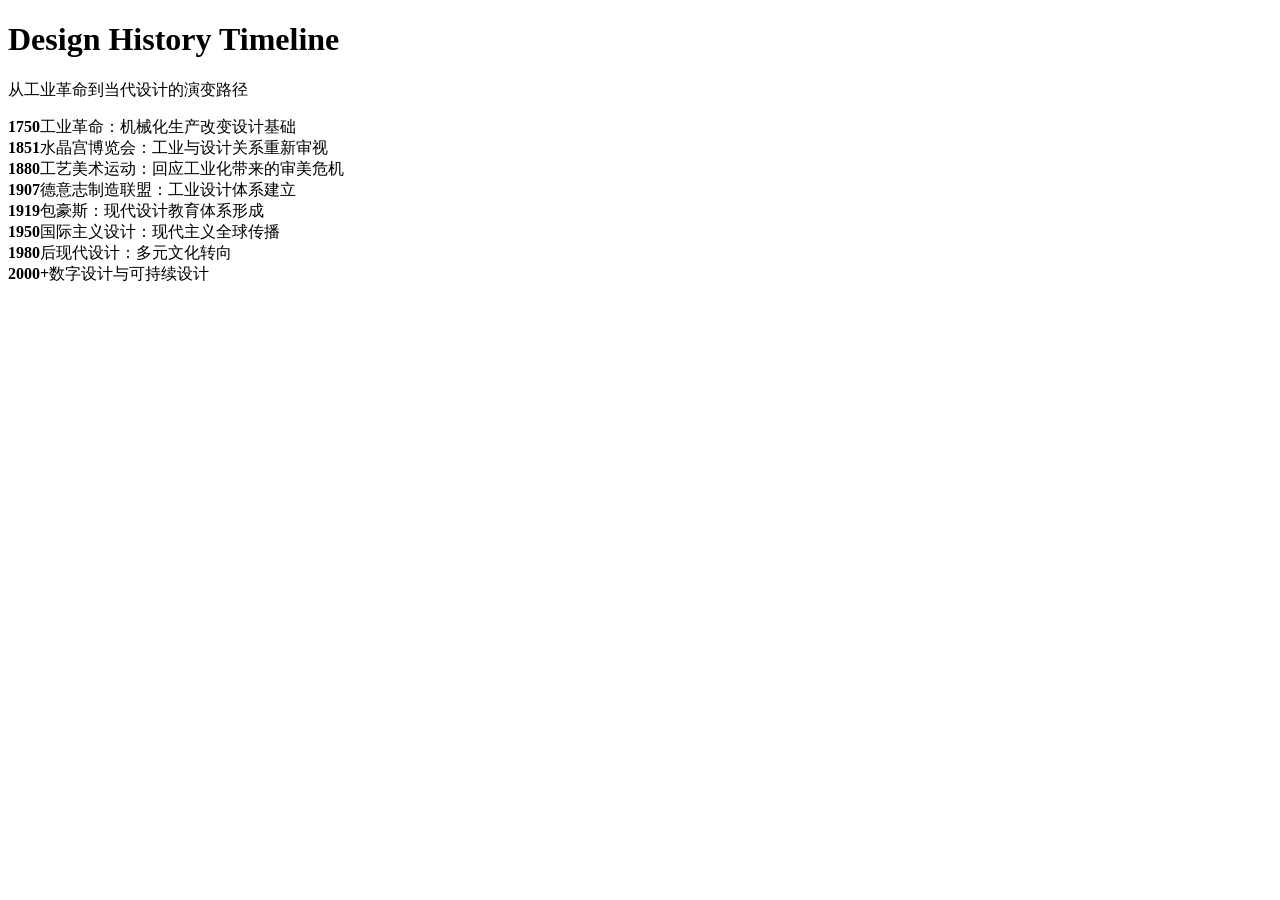
<file: pages/design-history-timeline.html>
<!DOCTYPE html>
<html lang="zh-CN">
<head>
<meta charset="UTF-8">
<title>Design History Timeline</title>
</head>
<body>
<main id="timeline-app">
<h1>Design History Timeline</h1>
<p>从工业革命到当代设计的演变路径</p>
<section class="timeline">
<div class="node red"><strong>1750</strong><span>工业革命：机械化生产改变设计基础</span></div>
<div class="node red"><strong>1851</strong><span>水晶宫博览会：工业与设计关系重新审视</span></div>
<div class="node red"><strong>1880</strong><span>工艺美术运动：回应工业化带来的审美危机</span></div>
<div class="node red"><strong>1907</strong><span>德意志制造联盟：工业设计体系建立</span></div>
<div class="node red"><strong>1919</strong><span>包豪斯：现代设计教育体系形成</span></div>
<div class="node yellow"><strong>1950</strong><span>国际主义设计：现代主义全球传播</span></div>
<div class="node yellow"><strong>1980</strong><span>后现代设计：多元文化转向</span></div>
<div class="node blue"><strong>2000+</strong><span>数字设计与可持续设计</span></div>
</section>
</main>
</body>
</html>
</file>
